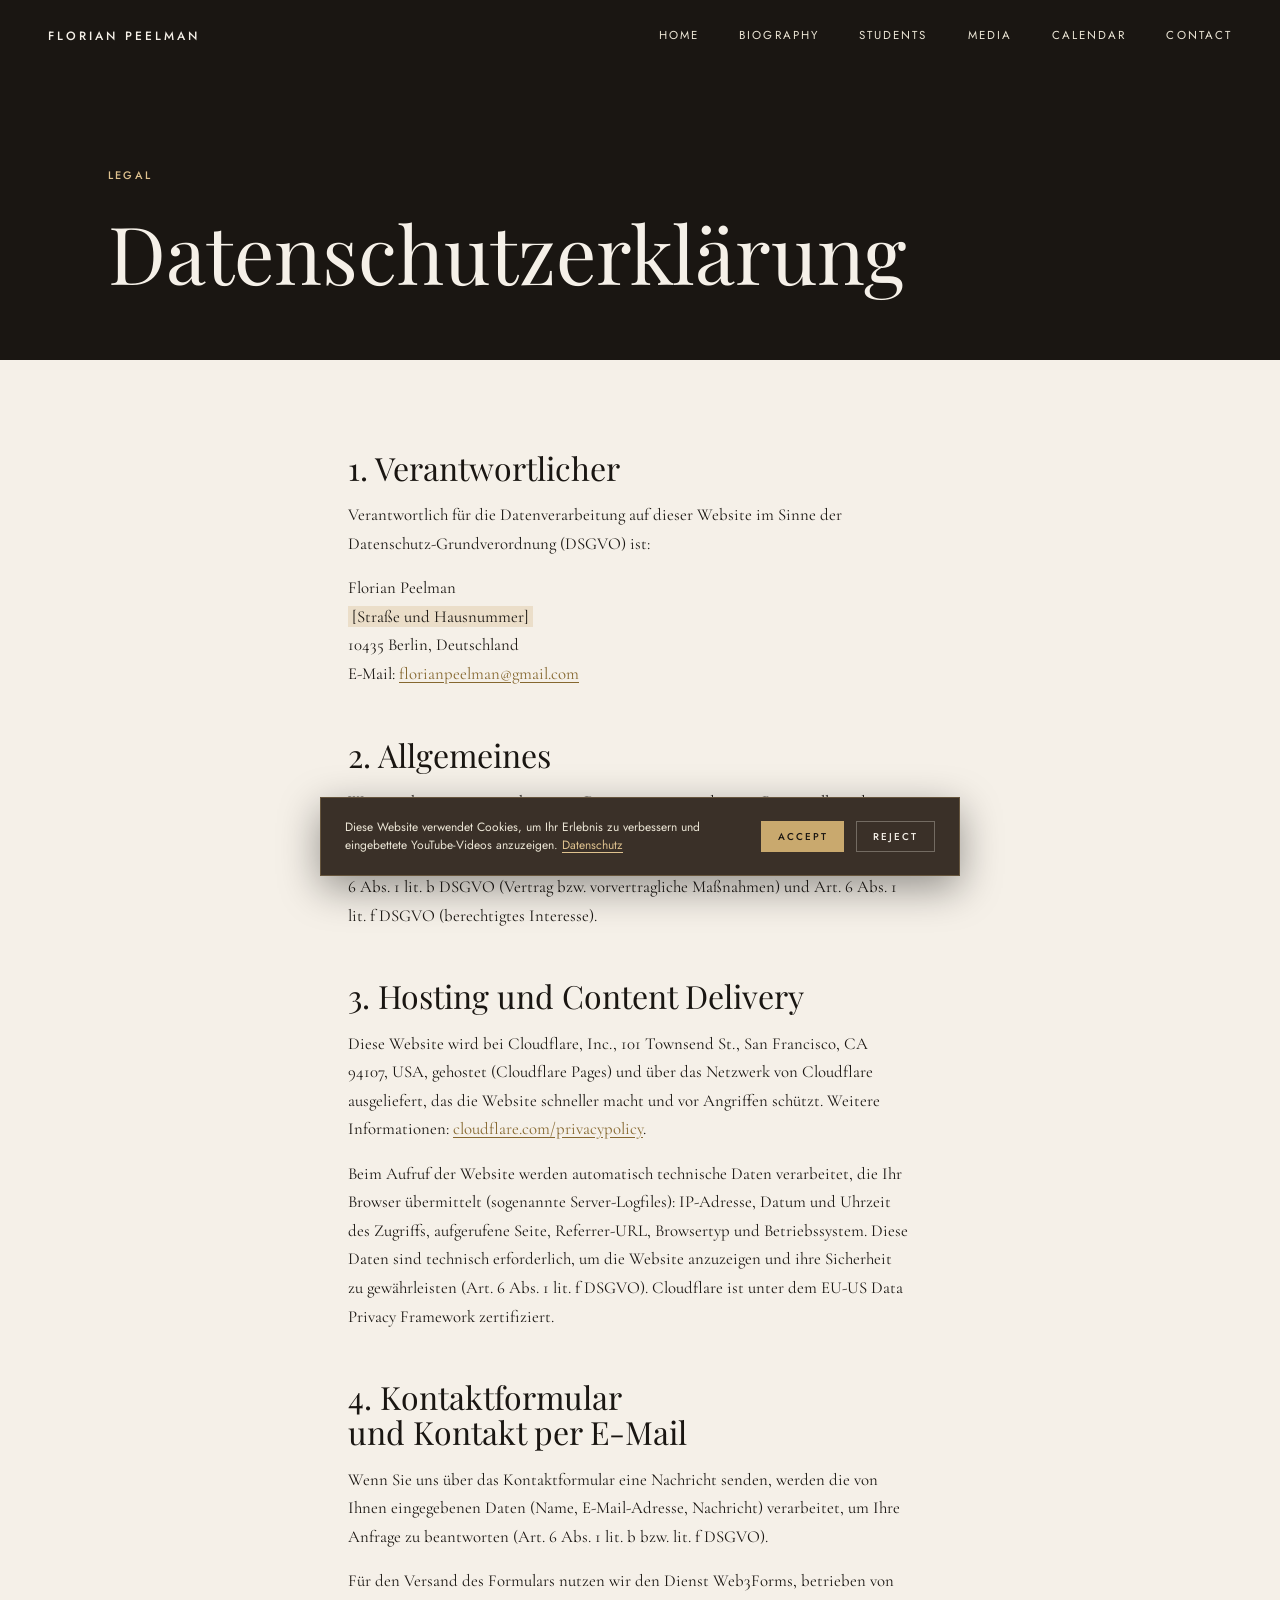
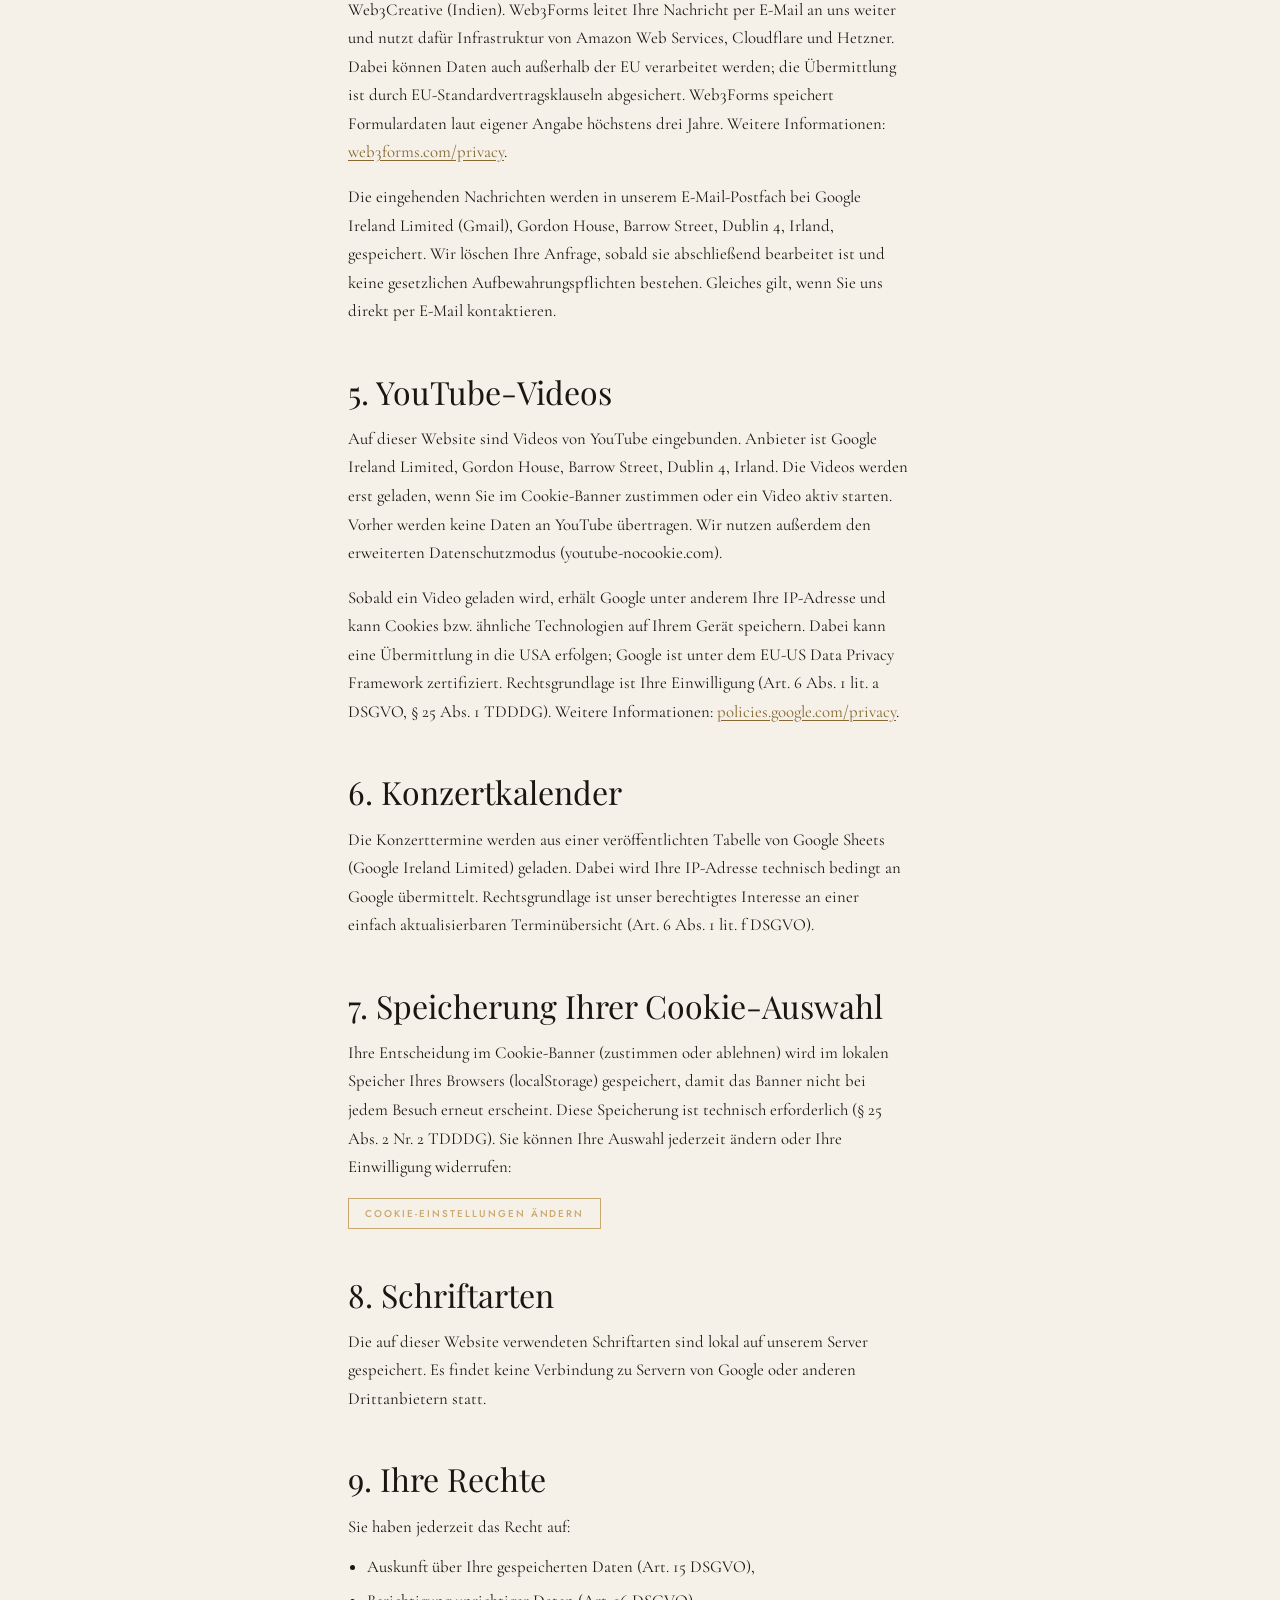
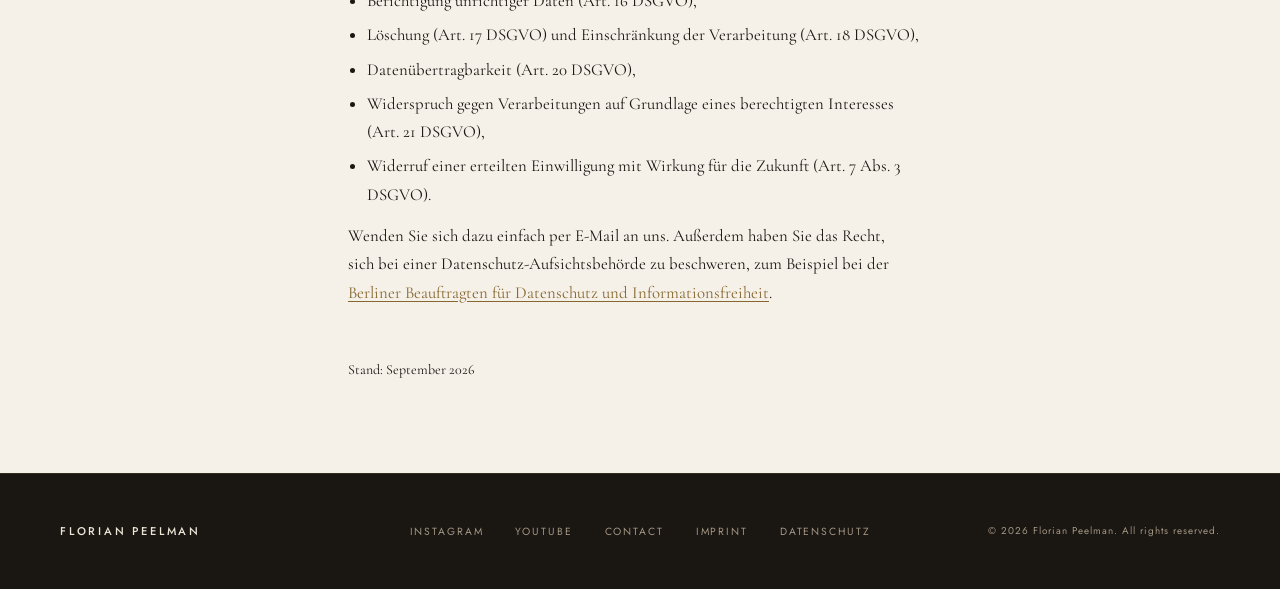
<file: Datenschutz.html>
<!DOCTYPE html>
<html lang="de">
<head>
  <meta charset="UTF-8" />
  <meta name="viewport" content="width=device-width, initial-scale=1.0" />
  <title>Datenschutzerklärung — Florian Peelman</title>
  <meta name="description" content="Datenschutzerklärung der Website von Florian Peelman." />
  <link rel="canonical" href="https://www.florianpeelman.com/datenschutz.html" />
  <script>document.documentElement.classList.add('js');</script>
  <link rel="icon" href="data:image/svg+xml,<svg xmlns='http://www.w3.org/2000/svg' viewBox='0 0 64 64'>  <rect width='64' height='64' rx='12' fill='%231a1612'/>  <text x='32' y='43' text-anchor='middle' font-family='Georgia, 'Times New Roman', serif' font-style='italic' font-size='30' fill='%23c9a96e'>FP</text></svg>" type="image/svg+xml" />
  <meta name="theme-color" content="#1a1612" />
  <link rel="stylesheet" href="style.css" />
</head>
<body>

  <!-- HEADER -->
  <header class="header" id="header">
    <a class="logo" href="index.html">FLORIAN PEELMAN</a>
    <button class="menu-toggle" id="menuBtn" aria-label="Toggle navigation" aria-expanded="false">
      <span></span>
      <span></span>
      <span></span>
    </button>
    <nav class="nav" id="nav">
      <a href="index.html">Home</a>
      <a href="bio.html">Biography</a>
      <a href="students.html">Students</a>
      <a href="media.html">Media</a>
      <a href="events.html">Calendar</a>
      <a href="index.html#contact">Contact</a>
    </nav>
  </header>

  <!-- PAGE TITLE -->
  <section class="page-hero">
    <div class="container">
      <span class="label">Legal</span>
      <h1>Datenschutz&shy;erklärung</h1>
    </div>
  </section>

  <section class="legal">
    <div class="container container--narrow">
      <h2>1. Verantwortlicher</h2>
      <p>Verantwortlich für die Datenverarbeitung auf dieser Website im Sinne der Datenschutz-Grundverordnung (DSGVO) ist:</p>
      <p>
        Florian Peelman<br />
        <span class="placeholder">[Straße und Hausnummer]</span><br />
        10435 Berlin, Deutschland<br />
        E-Mail: <a href="mailto:florianpeelman@gmail.com">florianpeelman@gmail.com</a>
      </p>

      <h2>2. Allgemeines</h2>
      <p>Wir verarbeiten personenbezogene Daten nur, soweit dies zur Bereitstellung dieser Website, ihrer Inhalte und zur Beantwortung von Anfragen erforderlich ist. Rechtsgrundlagen sind insbesondere Art. 6 Abs. 1 lit. a DSGVO (Einwilligung), Art. 6 Abs. 1 lit. b DSGVO (Vertrag bzw. vorvertragliche Maßnahmen) und Art. 6 Abs. 1 lit. f DSGVO (berechtigtes Interesse).</p>

      <h2>3. Hosting und Content Delivery</h2>
      <p>Diese Website wird bei Cloudflare, Inc., 101 Townsend St., San Francisco, CA 94107, USA, gehostet (Cloudflare Pages) und über das Netzwerk von Cloudflare ausgeliefert, das die Website schneller macht und vor Angriffen schützt. Weitere Informationen: <a href="https://www.cloudflare.com/privacypolicy/" target="_blank" rel="noopener noreferrer">cloudflare.com/privacypolicy</a>.</p>
      <p>Beim Aufruf der Website werden automatisch technische Daten verarbeitet, die Ihr Browser übermittelt (sogenannte Server-Logfiles): IP-Adresse, Datum und Uhrzeit des Zugriffs, aufgerufene Seite, Referrer-URL, Browsertyp und Betriebssystem. Diese Daten sind technisch erforderlich, um die Website anzuzeigen und ihre Sicherheit zu gewährleisten (Art. 6 Abs. 1 lit. f DSGVO). Cloudflare ist unter dem EU-US Data Privacy Framework zertifiziert.</p>

      <h2>4. Kontaktformular und Kontakt per E-Mail</h2>
      <p>Wenn Sie uns über das Kontaktformular eine Nachricht senden, werden die von Ihnen eingegebenen Daten (Name, E-Mail-Adresse, Nachricht) verarbeitet, um Ihre Anfrage zu beantworten (Art. 6 Abs. 1 lit. b bzw. lit. f DSGVO).</p>
      <p>Für den Versand des Formulars nutzen wir den Dienst Web3Forms, betrieben von Web3Creative (Indien). Web3Forms leitet Ihre Nachricht per E-Mail an uns weiter und nutzt dafür Infrastruktur von Amazon Web Services, Cloudflare und Hetzner. Dabei können Daten auch außerhalb der EU verarbeitet werden; die Übermittlung ist durch EU-Standardvertragsklauseln abgesichert. Web3Forms speichert Formulardaten laut eigener Angabe höchstens drei Jahre. Weitere Informationen: <a href="https://web3forms.com/privacy" target="_blank" rel="noopener noreferrer">web3forms.com/privacy</a>.</p>
      <p>Die eingehenden Nachrichten werden in unserem E-Mail-Postfach bei Google Ireland Limited (Gmail), Gordon House, Barrow Street, Dublin 4, Irland, gespeichert. Wir löschen Ihre Anfrage, sobald sie abschließend bearbeitet ist und keine gesetzlichen Aufbewahrungspflichten bestehen. Gleiches gilt, wenn Sie uns direkt per E-Mail kontaktieren.</p>

      <h2>5. YouTube-Videos</h2>
      <p>Auf dieser Website sind Videos von YouTube eingebunden. Anbieter ist Google Ireland Limited, Gordon House, Barrow Street, Dublin 4, Irland. Die Videos werden erst geladen, wenn Sie im Cookie-Banner zustimmen oder ein Video aktiv starten. Vorher werden keine Daten an YouTube übertragen. Wir nutzen außerdem den erweiterten Datenschutzmodus (youtube-nocookie.com).</p>
      <p>Sobald ein Video geladen wird, erhält Google unter anderem Ihre IP-Adresse und kann Cookies bzw. ähnliche Technologien auf Ihrem Gerät speichern. Dabei kann eine Übermittlung in die USA erfolgen; Google ist unter dem EU-US Data Privacy Framework zertifiziert. Rechtsgrundlage ist Ihre Einwilligung (Art. 6 Abs. 1 lit. a DSGVO, § 25 Abs. 1 TDDDG). Weitere Informationen: <a href="https://policies.google.com/privacy" target="_blank" rel="noopener noreferrer">policies.google.com/privacy</a>.</p>

      <h2>6. Konzertkalender</h2>
      <p>Die Konzerttermine werden aus einer veröffentlichten Tabelle von Google Sheets (Google Ireland Limited) geladen. Dabei wird Ihre IP-Adresse technisch bedingt an Google übermittelt. Rechtsgrundlage ist unser berechtigtes Interesse an einer einfach aktualisierbaren Terminübersicht (Art. 6 Abs. 1 lit. f DSGVO).</p>

      <h2>7. Speicherung Ihrer Cookie-Auswahl</h2>
      <p>Ihre Entscheidung im Cookie-Banner (zustimmen oder ablehnen) wird im lokalen Speicher Ihres Browsers (localStorage) gespeichert, damit das Banner nicht bei jedem Besuch erneut erscheint. Diese Speicherung ist technisch erforderlich (§ 25 Abs. 2 Nr. 2 TDDDG). Sie können Ihre Auswahl jederzeit ändern oder Ihre Einwilligung widerrufen:</p>
      <p><button class="btn btn--outline btn--sm" type="button" data-cookie-reset>Cookie-Einstellungen ändern</button></p>

      <h2>8. Schriftarten</h2>
      <p>Die auf dieser Website verwendeten Schriftarten sind lokal auf unserem Server gespeichert. Es findet keine Verbindung zu Servern von Google oder anderen Drittanbietern statt.</p>

      <h2>9. Ihre Rechte</h2>
      <p>Sie haben jederzeit das Recht auf:</p>
      <ul>
        <li>Auskunft über Ihre gespeicherten Daten (Art. 15 DSGVO),</li>
        <li>Berichtigung unrichtiger Daten (Art. 16 DSGVO),</li>
        <li>Löschung (Art. 17 DSGVO) und Einschränkung der Verarbeitung (Art. 18 DSGVO),</li>
        <li>Datenübertragbarkeit (Art. 20 DSGVO),</li>
        <li>Widerspruch gegen Verarbeitungen auf Grundlage eines berechtigten Interesses (Art. 21 DSGVO),</li>
        <li>Widerruf einer erteilten Einwilligung mit Wirkung für die Zukunft (Art. 7 Abs. 3 DSGVO).</li>
      </ul>
      <p>Wenden Sie sich dazu einfach per E-Mail an uns. Außerdem haben Sie das Recht, sich bei einer Datenschutz-Aufsichtsbehörde zu beschweren, zum Beispiel bei der <a href="https://www.datenschutz-berlin.de/" target="_blank" rel="noopener noreferrer">Berliner Beauftragten für Datenschutz und Informationsfreiheit</a>.</p>

      <p style="margin-top:3rem;"><small>Stand: September 2026</small></p>
    </div>
  </section>

  <!-- FOOTER -->
  <footer class="footer">
    <div class="footer-inner">
      <div class="footer-brand">FLORIAN PEELMAN</div>
      <nav class="footer-nav">
        <a href="https://www.instagram.com/find_the_flo/" target="_blank" rel="noopener noreferrer">Instagram</a>
        <a href="https://www.youtube.com/@florianpeelman" target="_blank" rel="noopener noreferrer">YouTube</a>
        <a href="index.html#contact">Contact</a>
        <a href="imprint.html">Imprint</a>
        <a href="datenschutz.html">Datenschutz</a>
      </nav>
      <small class="footer-copy">&copy; <span id="year"></span> Florian Peelman. All rights reserved.</small>
    </div>
  </footer>

  <!-- COOKIE BANNER -->
  <div class="cookie-banner" id="cookieBanner" role="dialog" aria-label="Cookie consent" style="display:none;">
    <p>Diese Website verwendet Cookies, um Ihr Erlebnis zu verbessern und eingebettete YouTube-Videos anzuzeigen. <a href="datenschutz.html">Datenschutz</a></p>
    <div class="cookie-actions">
      <button class="btn btn--primary btn--sm" onclick="acceptCookies()">Accept</button>
      <button class="btn btn--ghost btn--sm" onclick="rejectCookies()">Reject</button>
    </div>
  </div>

  <script>
/* ============================================================
   FLORIAN PEELMAN — shared script for subpages
   (header, mobile menu, cookie banner, consent-based videos)
   ============================================================ */
(function () {
  // Year in footer
  var year = document.getElementById('year');
  if (year) year.textContent = new Date().getFullYear();

  // Header background on scroll
  var header = document.getElementById('header');
  function onScroll() {
    if (header) header.classList.toggle('scrolled', window.scrollY > 40);
  }
  window.addEventListener('scroll', onScroll);
  onScroll();

  // Mobile menu
  var nav = document.getElementById('nav');
  var btn = document.getElementById('menuBtn');
  function closeMenu() {
    if (!nav || !btn) return;
    nav.classList.remove('is-open');
    btn.setAttribute('aria-expanded', 'false');
    document.body.classList.remove('menu-open');
  }
  if (nav && btn) {
    btn.addEventListener('click', function () {
      var open = nav.classList.toggle('is-open');
      btn.setAttribute('aria-expanded', open);
      document.body.classList.toggle('menu-open', open);
    });
    nav.querySelectorAll('a').forEach(function (a) { a.addEventListener('click', closeMenu); });
    document.addEventListener('click', function (e) {
      if (!nav.contains(e.target) && !btn.contains(e.target)) closeMenu();
    });
    document.addEventListener('keydown', function (e) { if (e.key === 'Escape') closeMenu(); });
  }

  // Consent storage (never breaks the page if storage is blocked)
  function getConsent() {
    try { return localStorage.getItem('cookies'); } catch (e) { return null; }
  }
  function setConsent(value) {
    try { localStorage.setItem('cookies', value); } catch (e) {}
  }

  // Videos: loaded only after consent or a click on "Play video"
  function loadVideo(wrapper, autoplay) {
    var src = wrapper.getAttribute('data-video-src');
    if (!src) return;
    var iframe = document.createElement('iframe');
    iframe.src = src + (autoplay ? '?autoplay=1' : '');
    iframe.title = wrapper.getAttribute('data-video-title') || 'Video';
    iframe.allow = 'accelerometer; autoplay; clipboard-write; encrypted-media; gyroscope; picture-in-picture';
    iframe.allowFullscreen = true;
    wrapper.innerHTML = '';
    wrapper.appendChild(iframe);
    wrapper.removeAttribute('data-video-src');
  }
  function loadAllVideos() {
    document.querySelectorAll('[data-video-src]').forEach(function (w) { loadVideo(w, false); });
  }
  document.querySelectorAll('[data-video-src] .video-consent').forEach(function (b) {
    b.addEventListener('click', function () { loadVideo(b.parentElement, true); });
  });

  // Cookie banner
  var banner = document.getElementById('cookieBanner');
  window.acceptCookies = function () {
    setConsent('accepted');
    if (banner) banner.style.display = 'none';
    loadAllVideos();
  };
  window.rejectCookies = function () {
    setConsent('rejected');
    if (banner) banner.style.display = 'none';
  };

  // "Change cookie settings" links/buttons (e.g. on the privacy page)
  document.querySelectorAll('[data-cookie-reset]').forEach(function (el) {
    el.addEventListener('click', function (e) {
      e.preventDefault();
      try { localStorage.removeItem('cookies'); } catch (err) {}
      window.location.reload();
    });
  });

  var consent = getConsent();
  if (consent === 'accepted') loadAllVideos();
  else if (!consent && banner) banner.style.display = 'flex';

  // Reveal sections on scroll
  var els = document.querySelectorAll('.section, .quote');
  if ('IntersectionObserver' in window) {
    var io = new IntersectionObserver(function (entries) {
      entries.forEach(function (entry) {
        if (entry.isIntersecting) {
          entry.target.classList.add('is-visible');
          io.unobserve(entry.target);
        }
      });
    }, { threshold: 0.1 });
    els.forEach(function (el) { io.observe(el); });
  } else {
    els.forEach(function (el) { el.classList.add('is-visible'); });
  }
})();
  </script>
</body>
</html>
</file>
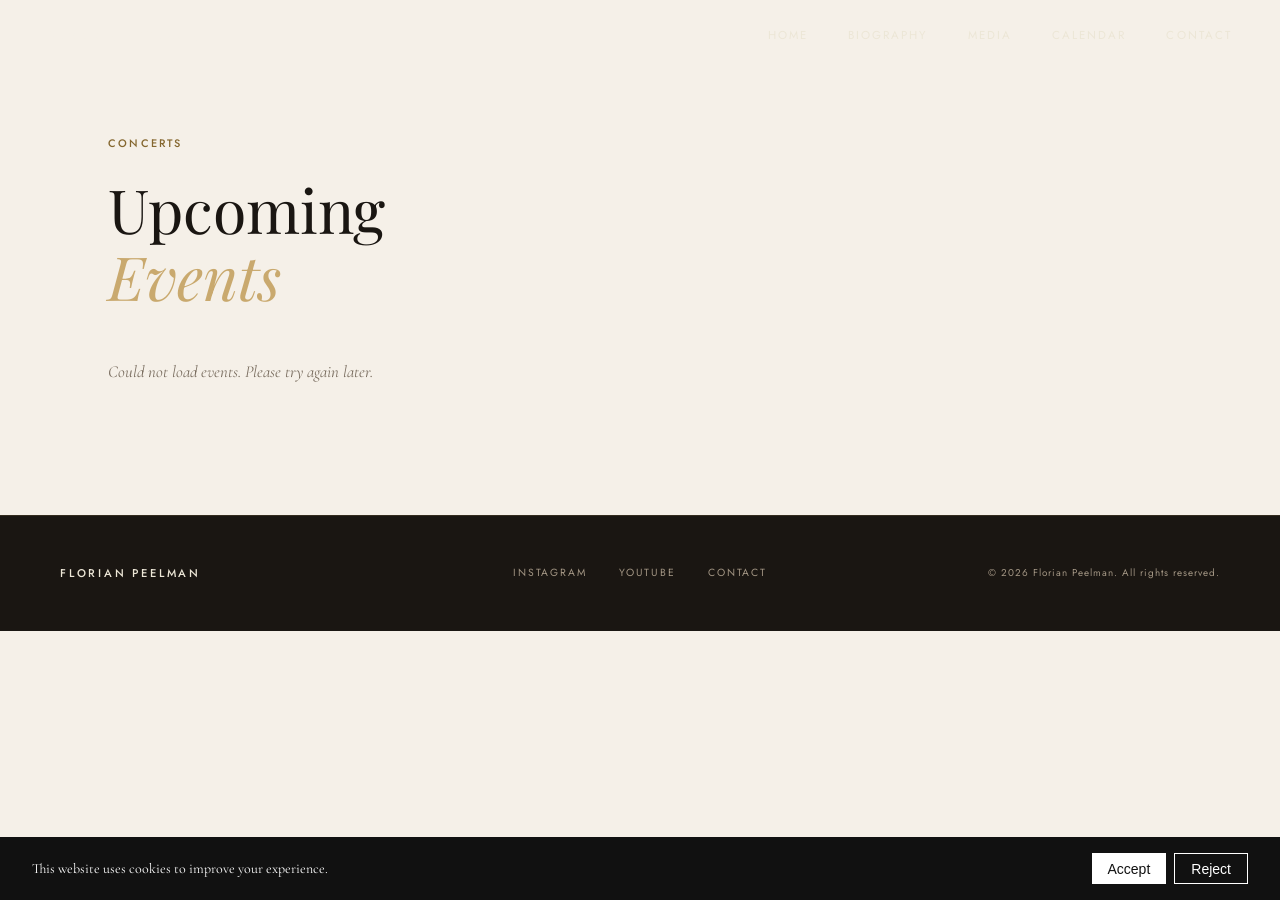
<file: events.html>
<!DOCTYPE html>
<html lang="en">
<head>
  <meta charset="UTF-8" />
  <meta name="viewport" content="width=device-width, initial-scale=1.0" />
  <meta name="description" content="Florian Peelman — Renowned violist performing across Europe and internationally." />
  <title>Florian Peelman — Events</title>
  <link rel="preconnect" href="https://fonts.googleapis.com" />
  <link rel="preconnect" href="https://fonts.gstatic.com" crossorigin />
  <link href="https://fonts.googleapis.com/css2?family=Playfair+Display:ital,wght@0,400;0,500;1,400;1,500&family=Cormorant+Garamond:ital,wght@0,300;0,400;1,300;1,400&family=Jost:wght@300;400;500&display=swap" rel="stylesheet" />
  <link rel="stylesheet" href="style.css" />
</head>
<body>

  <!-- HEADER -->
  <header class="header" id="header">
    <a class="logo" href="index.html">FLORIAN PEELMAN</a>
    <button class="menu-toggle" id="menuBtn" aria-label="Toggle navigation" aria-expanded="false">
      <span></span>
      <span></span>
      <span></span>
    </button>
    <nav class="nav" id="nav">
      <a href="index.html">Home</a>
      <a href="bio.html">Biography</a>
      <a href="media.html">Media</a>
      <a href="events.html">Calendar</a>
      <a href="index.html#contact">Contact</a>
    </nav>
  </header>

  <!-- CALENDAR -->
  <section class="section" id="calendar">
    <div class="container">
      <span class="label">Concerts</span>
      <h2>Upcoming<br /><em>Events</em></h2>
      <div class="events-list">
        <p class="events-loading">Loading events…</p>
      </div>
    </div>
  </section>

  <!-- COOKIE BANNER -->
  <div id="cookieBanner" style="display:none; position:fixed; bottom:0; left:0; right:0; background:#111; color:#fff; padding:1rem 2rem; z-index:9999; align-items:center; justify-content:space-between; gap:1rem; flex-wrap:wrap;">
    <p style="margin:0; font-size:.875rem;">This website uses cookies to improve your experience.</p>
    <div style="display:flex; gap:.5rem;">
      <button onclick="acceptCookies()" style="padding:.4rem 1rem; background:#fff; color:#111; border:none; cursor:pointer; font-size:.875rem;">Accept</button>
      <button onclick="rejectCookies()" style="padding:.4rem 1rem; background:transparent; color:#fff; border:1px solid #fff; cursor:pointer; font-size:.875rem;">Reject</button>
    </div>
  </div>

  <!-- FOOTER -->
  <footer class="footer">
    <div class="footer-inner">
      <div class="footer-brand">FLORIAN PEELMAN</div>
      <nav class="footer-nav">
        <a href="https://instagram.com" target="_blank" rel="noopener noreferrer">Instagram</a>
        <a href="https://youtube.com" target="_blank" rel="noopener noreferrer">YouTube</a>
        <a href="index.html#contact">Contact</a>
      </nav>
      <small class="footer-copy">&copy; <span id="year"></span> Florian Peelman. All rights reserved.</small>
    </div>
  </footer>

  <!-- MAIN SCRIPT -->
  <script>
    // Year
    document.getElementById('year').textContent = new Date().getFullYear();

    // Header scroll effect
    const header = document.getElementById('header');
    window.addEventListener('scroll', function () {
      header.classList.toggle('scrolled', window.scrollY > 40);
    });

    // Mobile menu
    const nav = document.getElementById('nav');
    const btn = document.getElementById('menuBtn');

    btn.addEventListener('click', function () {
      const open = nav.classList.toggle('is-open');
      btn.setAttribute('aria-expanded', open);
      document.body.classList.toggle('menu-open', open);
      if (open) window.scrollTo({ top: 0, behavior: 'smooth' });
    });

    document.querySelectorAll('#nav a').forEach(function (link) {
      link.addEventListener('click', function () {
        nav.classList.remove('is-open');
        btn.setAttribute('aria-expanded', 'false');
        document.body.classList.remove('menu-open');
      });
    });

    document.addEventListener('click', function (e) {
      if (!nav.contains(e.target) && !btn.contains(e.target)) {
        nav.classList.remove('is-open');
        btn.setAttribute('aria-expanded', 'false');
        document.body.classList.remove('menu-open');
      }
    });

    // Cookie banner
    function acceptCookies() {
      localStorage.setItem('cookies', 'accepted');
      document.getElementById('cookieBanner').style.display = 'none';
    }
    function rejectCookies() {
      localStorage.setItem('cookies', 'rejected');
      document.getElementById('cookieBanner').style.display = 'none';
    }
    if (!localStorage.getItem('cookies')) {
      document.getElementById('cookieBanner').style.display = 'flex';
    }

    // Scroll reveal
    const revealEls = document.querySelectorAll('.section, .event-card, .quote');
    const io = new IntersectionObserver(function (entries) {
      entries.forEach(function (entry) {
        if (entry.isIntersecting) {
          entry.target.classList.add('is-visible');
          io.unobserve(entry.target);
        }
      });
    }, { threshold: 0.1 });
    revealEls.forEach(function (el) { io.observe(el); });
  </script>

  <!-- GOOGLE SHEETS CALENDAR SCRIPT -->
  <script>
    const URL_SHEET = 'https://docs.google.com/spreadsheets/d/e/2PACX-1vQayu9W_U8GOJuAbtoTwruRXO5xbMjfgx_5aFiV0k7H9_P5xKBBwj-OU0Xjw1FIQQ4lIJRUbMza6Z9R/pub?gid=0&single=true&output=csv';

    function formatDate(dateStr) {
      if (!dateStr) return '';
      const date = new Date(dateStr + 'T00:00:00');
      if (isNaN(date)) return dateStr;
      return date.toLocaleDateString('en-GB', {
        day: 'numeric', month: 'long', year: 'numeric'
      });
    }

    function parseCSV(text) {
      const rows = [];
      const lines = text.trim().split('\n');

      function parseLine(line) {
        const cols = [];
        let current = '';
        let inQuotes = false;
        for (let i = 0; i < line.length; i++) {
          const c = line[i];
          if (c === '"') {
            inQuotes = !inQuotes;
          } else if (c === ',' && !inQuotes) {
            cols.push(current.trim());
            current = '';
          } else {
            current += c;
          }
        }
        cols.push(current.trim());
        return cols;
      }

      const headers = parseLine(lines[0]);
      for (let i = 1; i < lines.length; i++) {
        if (!lines[i].trim()) continue;
        const values = parseLine(lines[i]);
        const obj = {};
        headers.forEach((header, j) => {
          obj[header.trim()] = values[j] || '';
        });
        rows.push(obj);
      }
      return rows;
    }

    const lista = document.querySelector('.events-list');

    fetch(URL_SHEET)
      .then(function (r) {
        if (!r.ok) throw new Error('HTTP error: ' + r.status);
        return r.text();
      })
      .then(function (csv) {
        const events = parseCSV(csv);
        console.log('Column headers found:', Object.keys(events[0] || {}));
        console.log('Events found:', events.length);

        if (!events.length) {
          lista.innerHTML = '<p>No upcoming events.</p>';
          return;
        }

        lista.innerHTML = events.map(function (e) {
          const link = e.Link && e.Link !== '#' && e.Link !== '' ? e.Link : null;
          return `
            <article class="event-card is-visible">
              <div class="event-meta">
                <time class="event-date" datetime="${e.Date || ''}">
                  ${formatDate(e.Date)}
                </time>
                <span class="event-city">${e.City || ''}</span>
              </div>
              <div class="event-body">
                <h3 class="event-venue">${e.Venue || ''}</h3>
                <p class="event-program">${e.Program || ''}</p>
              </div>
              ${link
                ? `<a class="event-link" href="${link}" target="_blank" rel="noopener noreferrer">
                    <span>Details</span>
                    <svg width="16" height="16" viewBox="0 0 16 16" fill="none">
                      <path d="M3 8h10M9 4l4 4-4 4" stroke="currentColor"
                            stroke-width="1.2" stroke-linecap="round" stroke-linejoin="round"/>
                    </svg>
                  </a>`
                : `<span class="event-link event-link--disabled">
                    <span>Details</span>
                    <svg width="16" height="16" viewBox="0 0 16 16" fill="none">
                      <path d="M3 8h10M9 4l4 4-4 4" stroke="currentColor"
                            stroke-width="1.2" stroke-linecap="round" stroke-linejoin="round"/>
                    </svg>
                  </span>`
              }
            </article>
          `;
        }).join('');
      })
      .catch(function (err) {
        console.error('Error loading events:', err);
        lista.innerHTML = '<p>Could not load events. Please try again later.</p>';
      });
  </script>

</body>
</html>
</file>
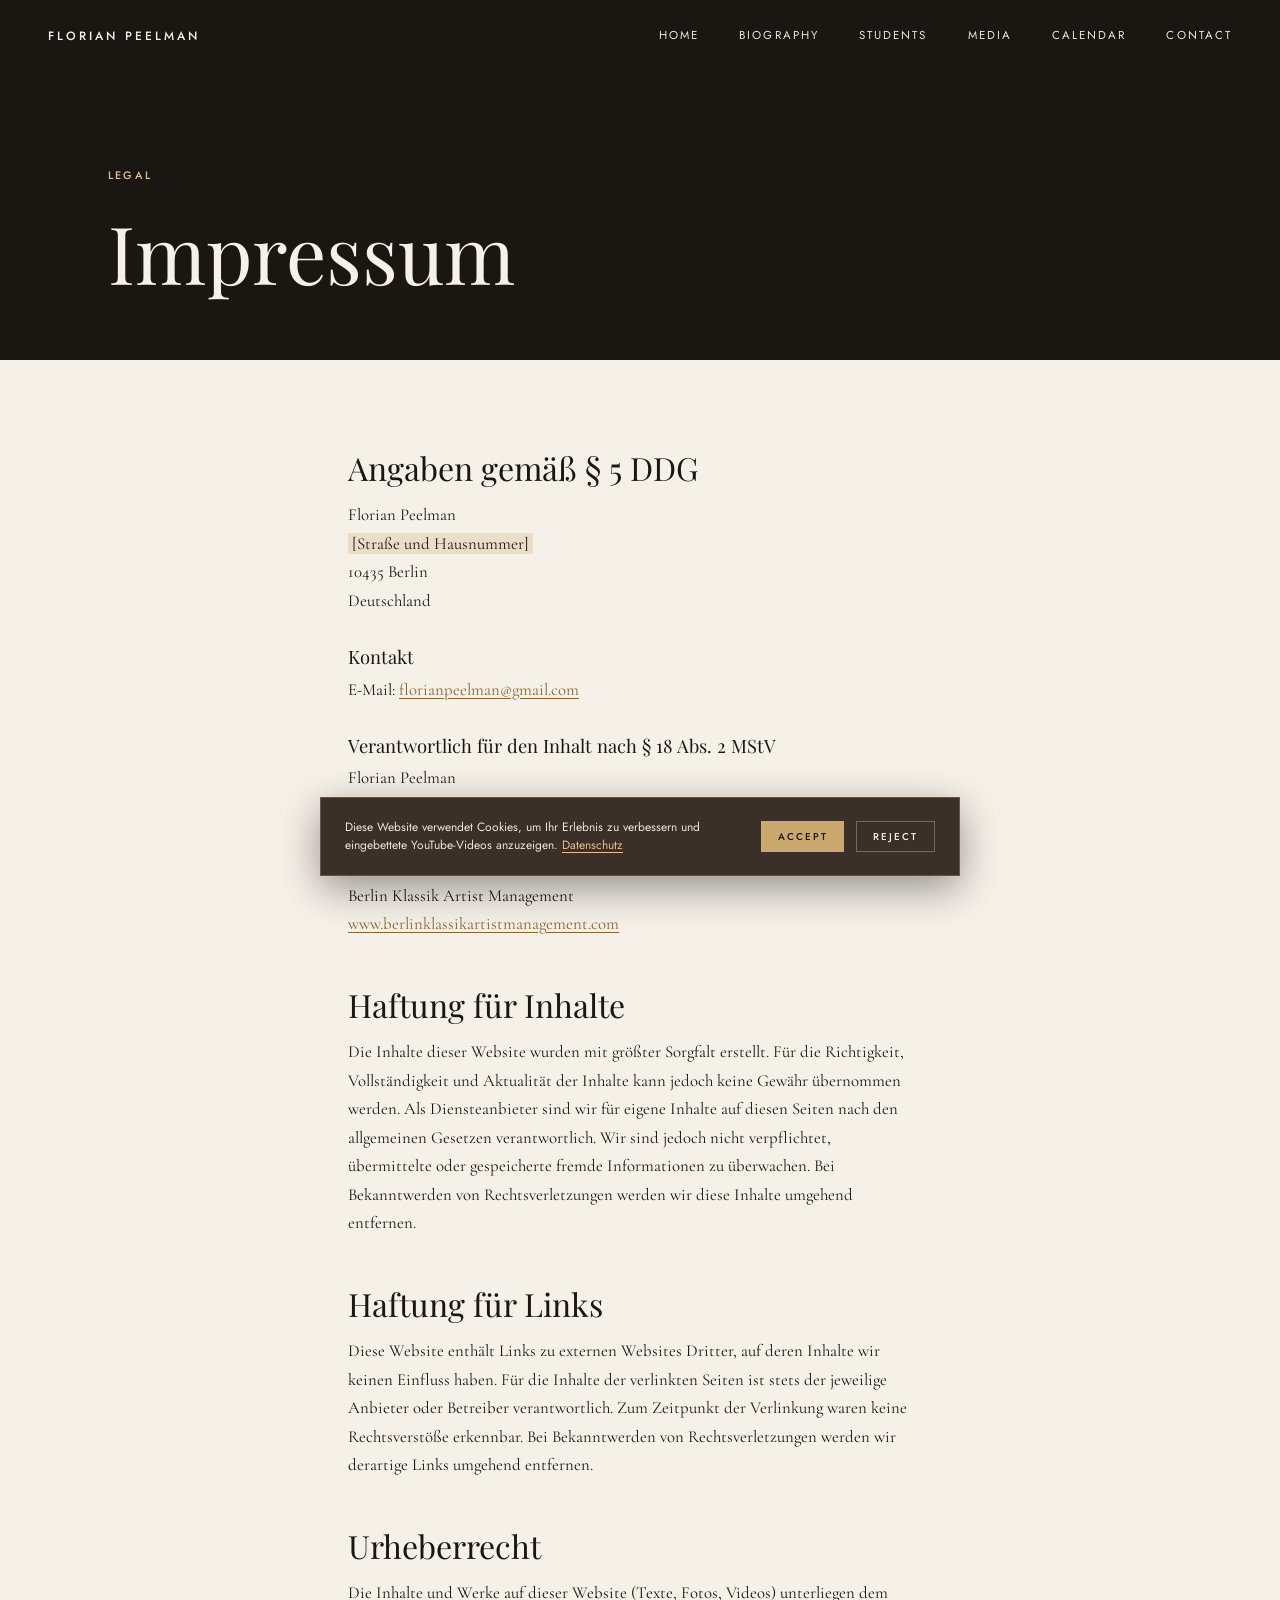
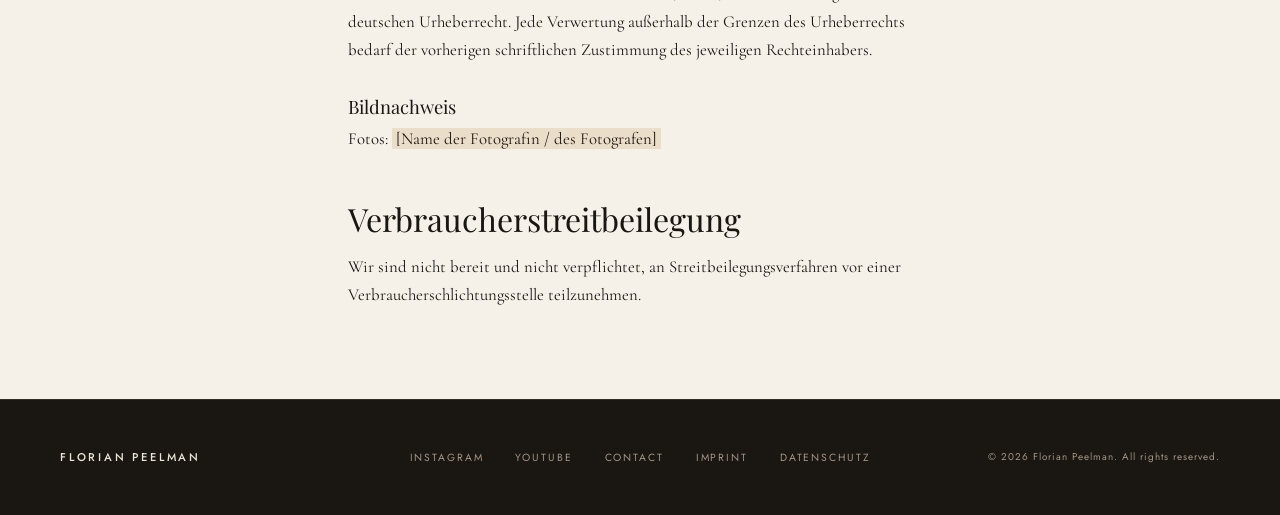
<file: Imprint.html>
<!DOCTYPE html>
<html lang="de">
<head>
  <meta charset="UTF-8" />
  <meta name="viewport" content="width=device-width, initial-scale=1.0" />
  <title>Impressum — Florian Peelman</title>
  <meta name="description" content="Impressum der Website von Florian Peelman." />
  <link rel="canonical" href="https://www.florianpeelman.com/imprint.html" />
  <script>document.documentElement.classList.add('js');</script>
  <link rel="icon" href="data:image/svg+xml,<svg xmlns='http://www.w3.org/2000/svg' viewBox='0 0 64 64'>  <rect width='64' height='64' rx='12' fill='%231a1612'/>  <text x='32' y='43' text-anchor='middle' font-family='Georgia, 'Times New Roman', serif' font-style='italic' font-size='30' fill='%23c9a96e'>FP</text></svg>" type="image/svg+xml" />
  <meta name="theme-color" content="#1a1612" />
  <link rel="stylesheet" href="style.css" />
</head>
<body>

  <!-- HEADER -->
  <header class="header" id="header">
    <a class="logo" href="index.html">FLORIAN PEELMAN</a>
    <button class="menu-toggle" id="menuBtn" aria-label="Toggle navigation" aria-expanded="false">
      <span></span>
      <span></span>
      <span></span>
    </button>
    <nav class="nav" id="nav">
      <a href="index.html">Home</a>
      <a href="bio.html">Biography</a>
      <a href="students.html">Students</a>
      <a href="media.html">Media</a>
      <a href="events.html">Calendar</a>
      <a href="index.html#contact">Contact</a>
    </nav>
  </header>

  <!-- PAGE TITLE -->
  <section class="page-hero">
    <div class="container">
      <span class="label">Legal</span>
      <h1>Impressum</h1>
    </div>
  </section>

  <section class="legal">
    <div class="container container--narrow">
      <h2>Angaben gemäß § 5 DDG</h2>
      <p>
        Florian Peelman<br />
        <span class="placeholder">[Straße und Hausnummer]</span><br />
        10435 Berlin<br />
        Deutschland
      </p>

      <h3>Kontakt</h3>
      <p>
        E-Mail: <a href="mailto:florianpeelman@gmail.com">florianpeelman@gmail.com</a><br />
        <!-- Telefon (optional): +49 ... -->
      </p>

      <!-- Nur falls vorhanden:
      <h3>Umsatzsteuer-ID</h3>
      <p>Umsatzsteuer-Identifikationsnummer gemäß § 27a UStG: DE XXXXXXXXX</p>
      -->

      <h3>Verantwortlich für den Inhalt nach § 18 Abs. 2 MStV</h3>
      <p>
        Florian Peelman<br />
        Anschrift wie oben
      </p>

      <h3>Management</h3>
      <p>
        Berlin Klassik Artist Management<br />
        <a href="https://www.berlinklassikartistmanagement.com/" target="_blank" rel="noopener noreferrer">www.berlinklassikartistmanagement.com</a>
      </p>

      <h2>Haftung für Inhalte</h2>
      <p>Die Inhalte dieser Website wurden mit größter Sorgfalt erstellt. Für die Richtigkeit, Vollständigkeit und Aktualität der Inhalte kann jedoch keine Gewähr übernommen werden. Als Diensteanbieter sind wir für eigene Inhalte auf diesen Seiten nach den allgemeinen Gesetzen verantwortlich. Wir sind jedoch nicht verpflichtet, übermittelte oder gespeicherte fremde Informationen zu überwachen. Bei Bekanntwerden von Rechtsverletzungen werden wir diese Inhalte umgehend entfernen.</p>

      <h2>Haftung für Links</h2>
      <p>Diese Website enthält Links zu externen Websites Dritter, auf deren Inhalte wir keinen Einfluss haben. Für die Inhalte der verlinkten Seiten ist stets der jeweilige Anbieter oder Betreiber verantwortlich. Zum Zeitpunkt der Verlinkung waren keine Rechtsverstöße erkennbar. Bei Bekanntwerden von Rechtsverletzungen werden wir derartige Links umgehend entfernen.</p>

      <h2>Urheberrecht</h2>
      <p>Die Inhalte und Werke auf dieser Website (Texte, Fotos, Videos) unterliegen dem deutschen Urheberrecht. Jede Verwertung außerhalb der Grenzen des Urheberrechts bedarf der vorherigen schriftlichen Zustimmung des jeweiligen Rechteinhabers.</p>

      <h3>Bildnachweis</h3>
      <p>Fotos: <span class="placeholder">[Name der Fotografin / des Fotografen]</span></p>

      <h2>Verbraucherstreitbeilegung</h2>
      <p>Wir sind nicht bereit und nicht verpflichtet, an Streitbeilegungsverfahren vor einer Verbraucherschlichtungsstelle teilzunehmen.</p>
    </div>
  </section>

  <!-- FOOTER -->
  <footer class="footer">
    <div class="footer-inner">
      <div class="footer-brand">FLORIAN PEELMAN</div>
      <nav class="footer-nav">
        <a href="https://www.instagram.com/find_the_flo/" target="_blank" rel="noopener noreferrer">Instagram</a>
        <a href="https://www.youtube.com/@florianpeelman" target="_blank" rel="noopener noreferrer">YouTube</a>
        <a href="index.html#contact">Contact</a>
        <a href="imprint.html">Imprint</a>
        <a href="datenschutz.html">Datenschutz</a>
      </nav>
      <small class="footer-copy">&copy; <span id="year"></span> Florian Peelman. All rights reserved.</small>
    </div>
  </footer>

  <!-- COOKIE BANNER -->
  <div class="cookie-banner" id="cookieBanner" role="dialog" aria-label="Cookie consent" style="display:none;">
    <p>Diese Website verwendet Cookies, um Ihr Erlebnis zu verbessern und eingebettete YouTube-Videos anzuzeigen. <a href="datenschutz.html">Datenschutz</a></p>
    <div class="cookie-actions">
      <button class="btn btn--primary btn--sm" onclick="acceptCookies()">Accept</button>
      <button class="btn btn--ghost btn--sm" onclick="rejectCookies()">Reject</button>
    </div>
  </div>

  <script>
/* ============================================================
   FLORIAN PEELMAN — shared script for subpages
   (header, mobile menu, cookie banner, consent-based videos)
   ============================================================ */
(function () {
  // Year in footer
  var year = document.getElementById('year');
  if (year) year.textContent = new Date().getFullYear();

  // Header background on scroll
  var header = document.getElementById('header');
  function onScroll() {
    if (header) header.classList.toggle('scrolled', window.scrollY > 40);
  }
  window.addEventListener('scroll', onScroll);
  onScroll();

  // Mobile menu
  var nav = document.getElementById('nav');
  var btn = document.getElementById('menuBtn');
  function closeMenu() {
    if (!nav || !btn) return;
    nav.classList.remove('is-open');
    btn.setAttribute('aria-expanded', 'false');
    document.body.classList.remove('menu-open');
  }
  if (nav && btn) {
    btn.addEventListener('click', function () {
      var open = nav.classList.toggle('is-open');
      btn.setAttribute('aria-expanded', open);
      document.body.classList.toggle('menu-open', open);
    });
    nav.querySelectorAll('a').forEach(function (a) { a.addEventListener('click', closeMenu); });
    document.addEventListener('click', function (e) {
      if (!nav.contains(e.target) && !btn.contains(e.target)) closeMenu();
    });
    document.addEventListener('keydown', function (e) { if (e.key === 'Escape') closeMenu(); });
  }

  // Consent storage (never breaks the page if storage is blocked)
  function getConsent() {
    try { return localStorage.getItem('cookies'); } catch (e) { return null; }
  }
  function setConsent(value) {
    try { localStorage.setItem('cookies', value); } catch (e) {}
  }

  // Videos: loaded only after consent or a click on "Play video"
  function loadVideo(wrapper, autoplay) {
    var src = wrapper.getAttribute('data-video-src');
    if (!src) return;
    var iframe = document.createElement('iframe');
    iframe.src = src + (autoplay ? '?autoplay=1' : '');
    iframe.title = wrapper.getAttribute('data-video-title') || 'Video';
    iframe.allow = 'accelerometer; autoplay; clipboard-write; encrypted-media; gyroscope; picture-in-picture';
    iframe.allowFullscreen = true;
    wrapper.innerHTML = '';
    wrapper.appendChild(iframe);
    wrapper.removeAttribute('data-video-src');
  }
  function loadAllVideos() {
    document.querySelectorAll('[data-video-src]').forEach(function (w) { loadVideo(w, false); });
  }
  document.querySelectorAll('[data-video-src] .video-consent').forEach(function (b) {
    b.addEventListener('click', function () { loadVideo(b.parentElement, true); });
  });

  // Cookie banner
  var banner = document.getElementById('cookieBanner');
  window.acceptCookies = function () {
    setConsent('accepted');
    if (banner) banner.style.display = 'none';
    loadAllVideos();
  };
  window.rejectCookies = function () {
    setConsent('rejected');
    if (banner) banner.style.display = 'none';
  };

  // "Change cookie settings" links/buttons (e.g. on the privacy page)
  document.querySelectorAll('[data-cookie-reset]').forEach(function (el) {
    el.addEventListener('click', function (e) {
      e.preventDefault();
      try { localStorage.removeItem('cookies'); } catch (err) {}
      window.location.reload();
    });
  });

  var consent = getConsent();
  if (consent === 'accepted') loadAllVideos();
  else if (!consent && banner) banner.style.display = 'flex';

  // Reveal sections on scroll
  var els = document.querySelectorAll('.section, .quote');
  if ('IntersectionObserver' in window) {
    var io = new IntersectionObserver(function (entries) {
      entries.forEach(function (entry) {
        if (entry.isIntersecting) {
          entry.target.classList.add('is-visible');
          io.unobserve(entry.target);
        }
      });
    }, { threshold: 0.1 });
    els.forEach(function (el) { io.observe(el); });
  } else {
    els.forEach(function (el) { el.classList.add('is-visible'); });
  }
})();
  </script>
</body>
</html>
</file>
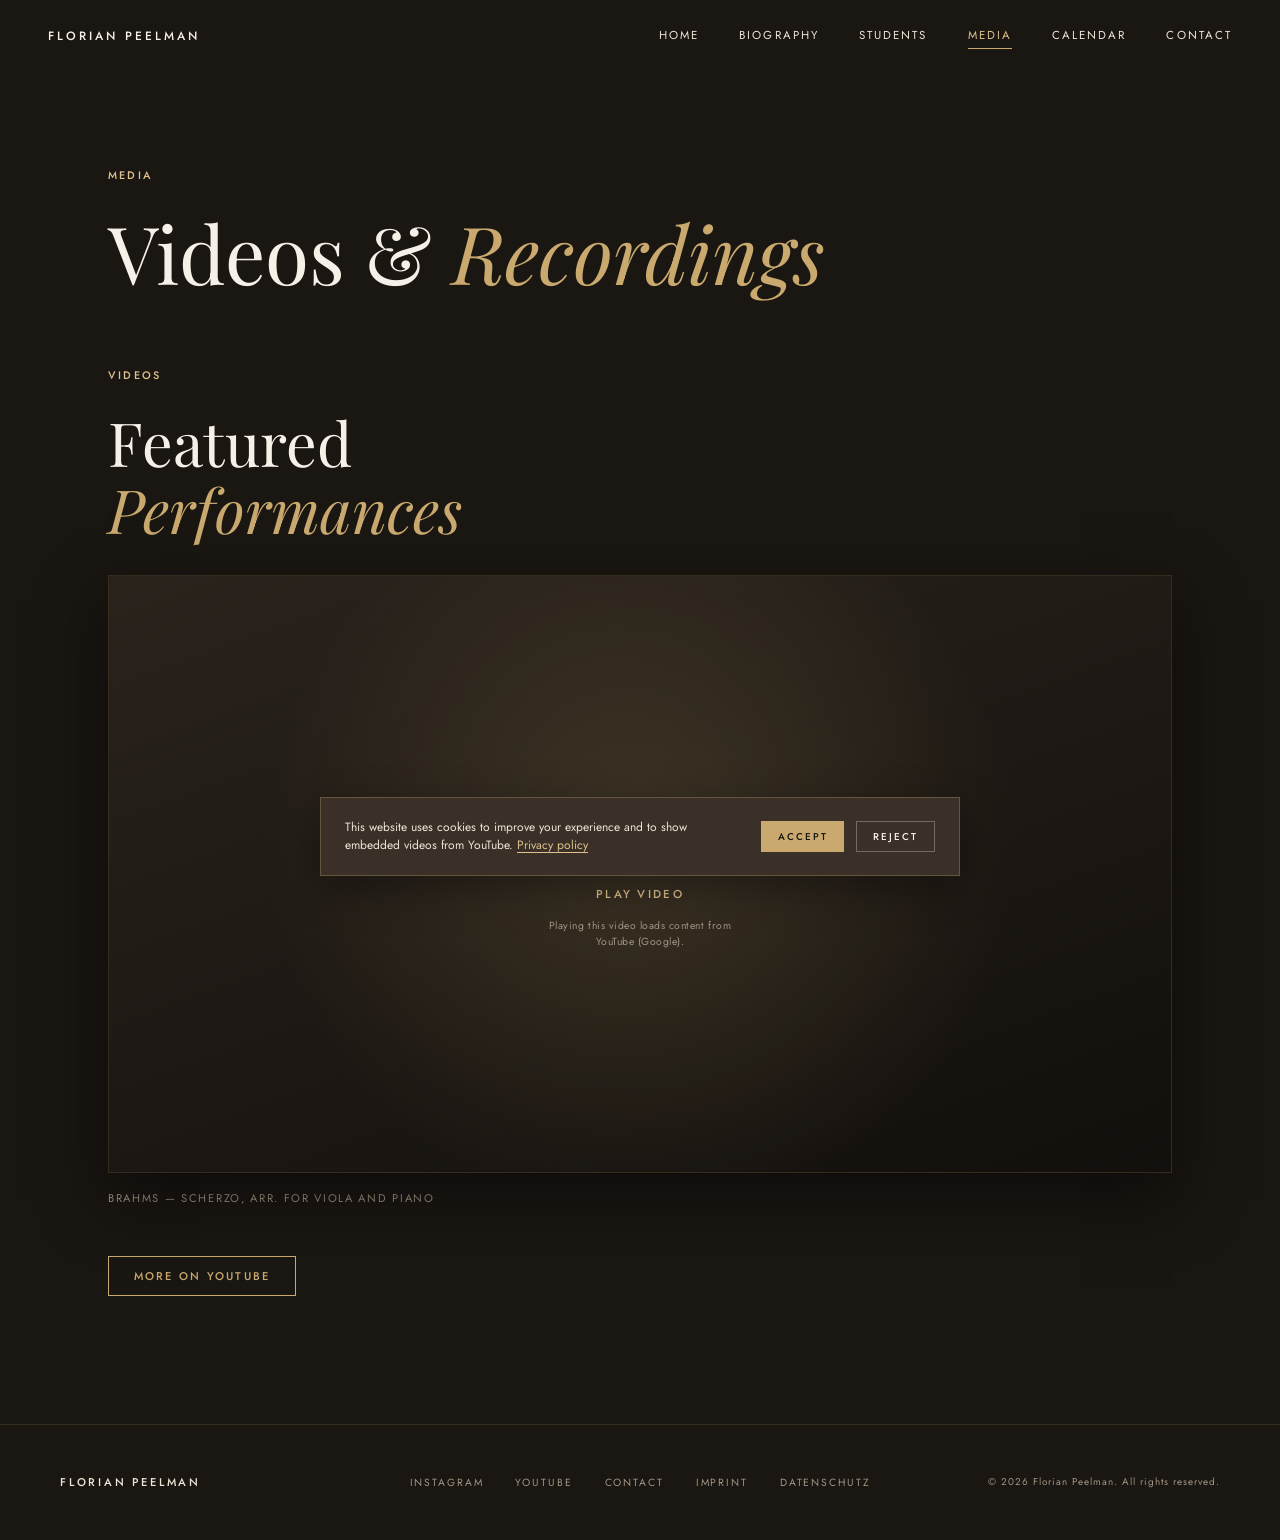
<file: media.html>
<!DOCTYPE html>
<html lang="en">
<head>
  <meta charset="UTF-8" />
  <meta name="viewport" content="width=device-width, initial-scale=1.0" />
  <title>Media — Florian Peelman, Violist</title>
  <meta name="description" content="Videos and recordings of violist Florian Peelman." />
  <link rel="canonical" href="https://www.florianpeelman.com/media.html" />
  <script>document.documentElement.classList.add('js');</script>
  <link rel="icon" href="data:image/svg+xml,<svg xmlns='http://www.w3.org/2000/svg' viewBox='0 0 64 64'>  <rect width='64' height='64' rx='12' fill='%231a1612'/>  <text x='32' y='43' text-anchor='middle' font-family='Georgia, 'Times New Roman', serif' font-style='italic' font-size='30' fill='%23c9a96e'>FP</text></svg>" type="image/svg+xml" />
  <meta name="theme-color" content="#1a1612" />
  <link rel="stylesheet" href="style.css" />
</head>
<body>

  <!-- HEADER -->
  <header class="header" id="header">
    <a class="logo" href="index.html">FLORIAN PEELMAN</a>
    <button class="menu-toggle" id="menuBtn" aria-label="Toggle navigation" aria-expanded="false">
      <span></span>
      <span></span>
      <span></span>
    </button>
    <nav class="nav" id="nav">
      <a href="index.html">Home</a>
      <a href="bio.html">Biography</a>
      <a href="students.html">Students</a>
      <a href="media.html" aria-current="page">Media</a>
      <a href="events.html">Calendar</a>
      <a href="index.html#contact">Contact</a>
    </nav>
  </header>

  <!-- PAGE TITLE -->
  <section class="page-hero">
    <div class="container">
      <span class="label">Media</span>
      <h1>Videos &amp; <em>Recordings</em></h1>
    </div>
  </section>

  <!-- VIDEOS -->
  <section class="section section--dark" id="videos">
    <div class="container">
      <span class="label">Videos</span>
      <h2>Featured<br /><em>Performances</em></h2>

      <div class="video-grid">
        <figure class="media-item">
        <div class="video-wrapper"
             data-video-src="https://www.youtube-nocookie.com/embed/Y04K9-z7pxk"
             data-video-title="Brahms Scherzo arr. for Viola and Piano">
          <button class="video-consent" type="button">
            <span class="video-consent__play" aria-hidden="true"></span>
            <span class="video-consent__text">Play video</span>
            <span class="video-consent__note">Playing this video loads content from YouTube (Google).</span>
          </button>
        </div>
          <figcaption>Brahms — Scherzo, arr. for Viola and Piano</figcaption>
        </figure>

        <!-- TO ADD A VIDEO: copy the <figure> above and change the video ID
             (the part after "watch?v=" in the YouTube link) and the caption. -->
      </div>

      <div style="margin-top: 3rem;">
        <a href="https://www.youtube.com/@florianpeelman" class="btn btn--outline" target="_blank" rel="noopener noreferrer">More on YouTube</a>
      </div>
    </div>
  </section>

  <!-- PHOTOS (uncomment and add images when available)
  <section class="section" id="photos">
    <div class="container">
      <span class="label">Photos</span>
      <h2>Gallery</h2>
      <div class="photo-grid">
        <img src="photos/photo-1.webp" alt="Florian Peelman performing" loading="lazy" />
        <img src="photos/photo-2.webp" alt="Florian Peelman with viola" loading="lazy" />
      </div>
      <p class="photo-credit">Photos: NAME OF PHOTOGRAPHER</p>
    </div>
  </section>
  -->

  <!-- FOOTER -->
  <footer class="footer">
    <div class="footer-inner">
      <div class="footer-brand">FLORIAN PEELMAN</div>
      <nav class="footer-nav">
        <a href="https://www.instagram.com/find_the_flo/" target="_blank" rel="noopener noreferrer">Instagram</a>
        <a href="https://www.youtube.com/@florianpeelman" target="_blank" rel="noopener noreferrer">YouTube</a>
        <a href="index.html#contact">Contact</a>
        <a href="imprint.html">Imprint</a>
        <a href="datenschutz.html">Datenschutz</a>
      </nav>
      <small class="footer-copy">&copy; <span id="year"></span> Florian Peelman. All rights reserved.</small>
    </div>
  </footer>

  <!-- COOKIE BANNER -->
  <div class="cookie-banner" id="cookieBanner" role="dialog" aria-label="Cookie consent" style="display:none;">
    <p>This website uses cookies to improve your experience and to show embedded videos from YouTube. <a href="datenschutz.html">Privacy policy</a></p>
    <div class="cookie-actions">
      <button class="btn btn--primary btn--sm" onclick="acceptCookies()">Accept</button>
      <button class="btn btn--ghost btn--sm" onclick="rejectCookies()">Reject</button>
    </div>
  </div>

  <script>
/* ============================================================
   FLORIAN PEELMAN — shared script for subpages
   (header, mobile menu, cookie banner, consent-based videos)
   ============================================================ */
(function () {
  // Year in footer
  var year = document.getElementById('year');
  if (year) year.textContent = new Date().getFullYear();

  // Header background on scroll
  var header = document.getElementById('header');
  function onScroll() {
    if (header) header.classList.toggle('scrolled', window.scrollY > 40);
  }
  window.addEventListener('scroll', onScroll);
  onScroll();

  // Mobile menu
  var nav = document.getElementById('nav');
  var btn = document.getElementById('menuBtn');
  function closeMenu() {
    if (!nav || !btn) return;
    nav.classList.remove('is-open');
    btn.setAttribute('aria-expanded', 'false');
    document.body.classList.remove('menu-open');
  }
  if (nav && btn) {
    btn.addEventListener('click', function () {
      var open = nav.classList.toggle('is-open');
      btn.setAttribute('aria-expanded', open);
      document.body.classList.toggle('menu-open', open);
    });
    nav.querySelectorAll('a').forEach(function (a) { a.addEventListener('click', closeMenu); });
    document.addEventListener('click', function (e) {
      if (!nav.contains(e.target) && !btn.contains(e.target)) closeMenu();
    });
    document.addEventListener('keydown', function (e) { if (e.key === 'Escape') closeMenu(); });
  }

  // Consent storage (never breaks the page if storage is blocked)
  function getConsent() {
    try { return localStorage.getItem('cookies'); } catch (e) { return null; }
  }
  function setConsent(value) {
    try { localStorage.setItem('cookies', value); } catch (e) {}
  }

  // Videos: loaded only after consent or a click on "Play video"
  function loadVideo(wrapper, autoplay) {
    var src = wrapper.getAttribute('data-video-src');
    if (!src) return;
    var iframe = document.createElement('iframe');
    iframe.src = src + (autoplay ? '?autoplay=1' : '');
    iframe.title = wrapper.getAttribute('data-video-title') || 'Video';
    iframe.allow = 'accelerometer; autoplay; clipboard-write; encrypted-media; gyroscope; picture-in-picture';
    iframe.allowFullscreen = true;
    wrapper.innerHTML = '';
    wrapper.appendChild(iframe);
    wrapper.removeAttribute('data-video-src');
  }
  function loadAllVideos() {
    document.querySelectorAll('[data-video-src]').forEach(function (w) { loadVideo(w, false); });
  }
  document.querySelectorAll('[data-video-src] .video-consent').forEach(function (b) {
    b.addEventListener('click', function () { loadVideo(b.parentElement, true); });
  });

  // Cookie banner
  var banner = document.getElementById('cookieBanner');
  window.acceptCookies = function () {
    setConsent('accepted');
    if (banner) banner.style.display = 'none';
    loadAllVideos();
  };
  window.rejectCookies = function () {
    setConsent('rejected');
    if (banner) banner.style.display = 'none';
  };

  // "Change cookie settings" links/buttons (e.g. on the privacy page)
  document.querySelectorAll('[data-cookie-reset]').forEach(function (el) {
    el.addEventListener('click', function (e) {
      e.preventDefault();
      try { localStorage.removeItem('cookies'); } catch (err) {}
      window.location.reload();
    });
  });

  var consent = getConsent();
  if (consent === 'accepted') loadAllVideos();
  else if (!consent && banner) banner.style.display = 'flex';

  // Reveal sections on scroll
  var els = document.querySelectorAll('.section, .quote');
  if ('IntersectionObserver' in window) {
    var io = new IntersectionObserver(function (entries) {
      entries.forEach(function (entry) {
        if (entry.isIntersecting) {
          entry.target.classList.add('is-visible');
          io.unobserve(entry.target);
        }
      });
    }, { threshold: 0.1 });
    els.forEach(function (el) { io.observe(el); });
  } else {
    els.forEach(function (el) { el.classList.add('is-visible'); });
  }
})();
  </script>
</body>
</html>
</file>
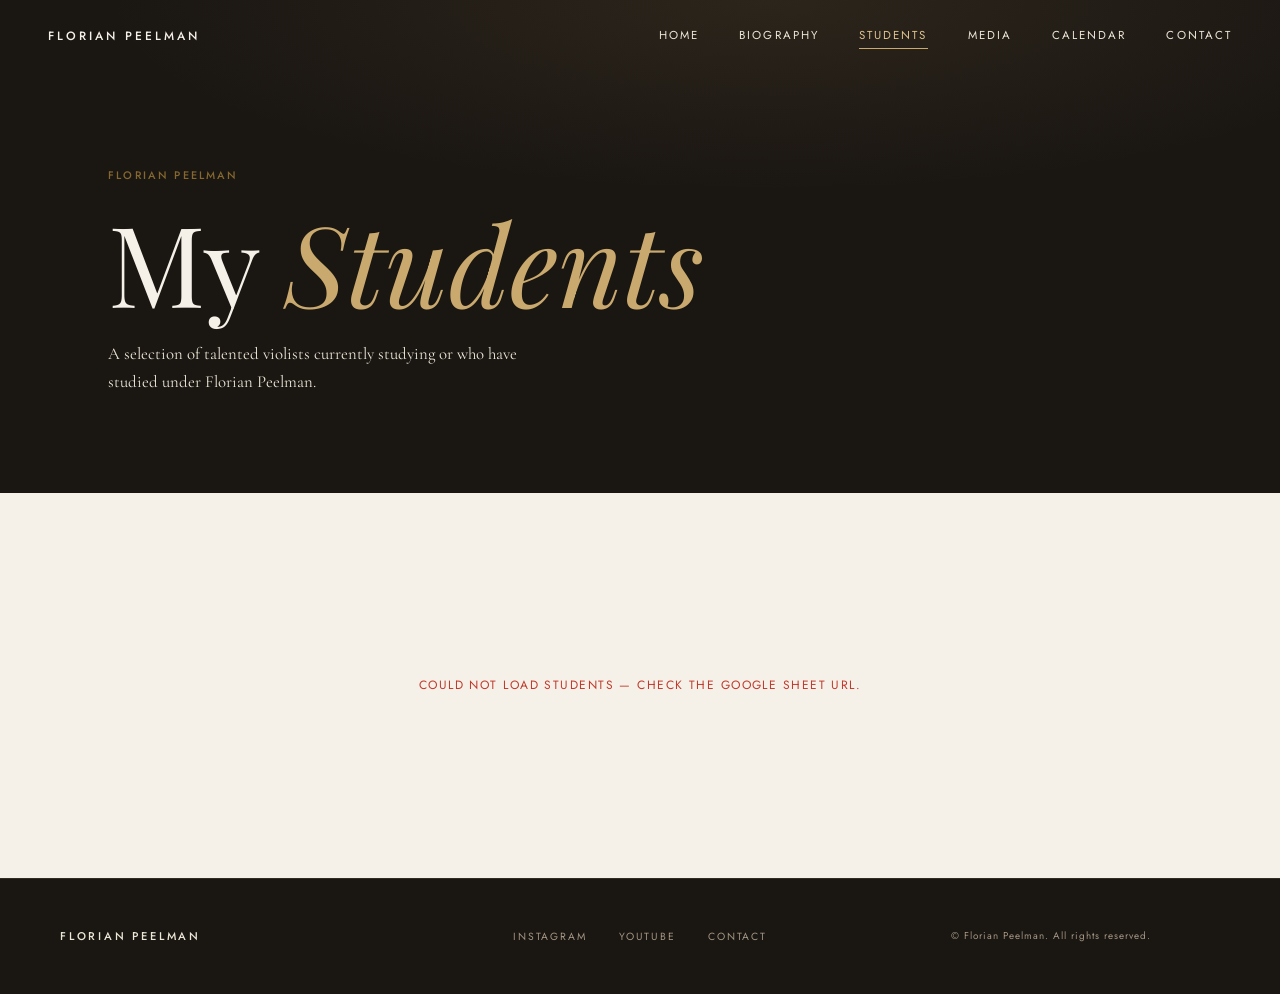
<file: students.html>
<!DOCTYPE html>
<html lang="en">
<head>
  <meta charset="UTF-8" />
  <meta name="viewport" content="width=device-width, initial-scale=1.0" />
  <meta name="description" content="Florian Peelman — Students" />
  <title>Florian Peelman — Students</title>

  <!-- Same fonts as the rest of the site -->
  <link rel="preconnect" href="https://fonts.googleapis.com" />
  <link rel="preconnect" href="https://fonts.gstatic.com" crossorigin />
  <link href="https://fonts.googleapis.com/css2?family=Playfair+Display:ital,wght@0,400;0,500;1,400&family=Cormorant+Garamond:ital,wght@0,300;0,400;1,300;1,400&family=Jost:wght@300;400;500&display=swap" rel="stylesheet" />

  <!-- Your existing stylesheet -->
  <link rel="stylesheet" href="style.css" />

  <style>
    /* ── Students-only styles (complement, never override) ── */

    /* Hero banner (same pattern as bio.html) */
    .students-hero {
      position: relative;
      padding: 10rem var(--gutter) 6rem;
      background: var(--ink);
      color: var(--cream);
      overflow: hidden;
      text-align: left;
    }
    .students-hero::after {
      content: '';
      position: absolute;
      inset: 0;
      background: radial-gradient(ellipse 80% 60% at 60% 0%,
        rgba(201,169,110,0.10) 0%, transparent 65%);
      pointer-events: none;
    }
    .students-hero .label { margin-bottom: 1rem; }
    .students-hero h1    { color: var(--cream); margin-bottom: 0; }
    .students-hero p     { margin-top: 1rem; color: var(--cream-dim); max-width: 52ch; }

    /* Grid */
    .students-grid {
      display: grid;
      grid-template-columns: 1fr 1fr;
      gap: 2rem;
      margin-top: 3rem;
    }
    @media (max-width: 700px) {
      .students-grid { grid-template-columns: 1fr; }
    }

    /* Card */
    .student-card {
      background: var(--white);
      border: 1px solid var(--cream-dim);
      transition: box-shadow 0.3s var(--ease), transform 0.3s var(--ease);
    }
    .student-card:hover {
      box-shadow: 0 12px 48px rgba(26,22,18,0.12);
      transform: translateY(-3px);
    }

    /* Photo */
    .card-photo {
      width: 100%;
      aspect-ratio: 4 / 3;
      overflow: hidden;
      background: var(--cream-dim);
    }
    .card-photo img {
      width: 100%; height: 100%;
      object-fit: cover;
      transition: transform 0.5s var(--ease);
    }
    .student-card:hover .card-photo img { transform: scale(1.05); }
    .card-photo .no-photo {
      width: 100%; height: 100%;
      display: flex; align-items: center; justify-content: center;
      font-family: var(--font-ui);
      font-size: 0.65rem;
      letter-spacing: 0.15em;
      text-transform: uppercase;
      color: var(--ink-soft);
    }

    /* Card body */
    .card-body { padding: 1.5rem 1.75rem; }

    .card-name {
      font-family: var(--font-display);
      font-size: clamp(1.3rem, 2.5vw, 1.65rem);
      font-weight: 400;
      color: var(--ink);
      margin-bottom: 0.25rem;
      line-height: 1.15;
    }
    .card-period {
      font-family: var(--font-ui);
      font-size: 0.65rem;
      font-weight: 500;
      letter-spacing: 0.2em;
      text-transform: uppercase;
      color: var(--gold);
      margin-bottom: 1.25rem;
    }

    /* Accordion */
    .bio-toggle {
      width: 100%;
      background: none;
      border: none;
      border-top: 1px solid var(--cream-dim);
      padding: 1rem 0 0;
      cursor: pointer;
      display: flex;
      align-items: center;
      justify-content: space-between;
      gap: 1rem;
      font-family: var(--font-ui);
      font-size: 0.65rem;
      font-weight: 500;
      letter-spacing: 0.2em;
      text-transform: uppercase;
      color: var(--ink-soft);
      transition: color 0.25s;
    }
    .bio-toggle:hover { color: var(--gold); }

    .toggle-icon {
      width: 22px; height: 22px;
      border: 1px solid var(--cream-dim);
      border-radius: 50%;
      flex-shrink: 0;
      display: flex; align-items: center; justify-content: center;
      transition: border-color 0.25s, background 0.25s, transform 0.35s var(--ease);
    }
    .toggle-icon svg {
      width: 10px; height: 10px;
      transition: transform 0.35s var(--ease);
    }
    .toggle-icon svg path {
      fill: none;
      stroke: currentColor;
      stroke-width: 1.5;
      stroke-linecap: round;
      stroke-linejoin: round;
    }
    .student-card.open .toggle-icon {
      background: var(--gold);
      border-color: var(--gold);
      color: var(--white);
    }
    .student-card.open .toggle-icon svg { transform: rotate(180deg); }
    .student-card.open .bio-toggle      { color: var(--gold); }

    /* Bio content */
    .bio-content {
      max-height: 0;
      overflow: hidden;
      opacity: 0;
      transition: max-height 0.45s var(--ease), opacity 0.3s ease, padding 0.3s ease;
    }
    .student-card.open .bio-content {
      max-height: 800px;
      opacity: 1;
      padding-top: 1.1rem;
    }
    .bio-text {
      font-family: var(--font-body);
      font-size: 0.95rem;
      line-height: 1.8;
      color: var(--ink-mid);
    }
    .bio-text p + p { margin-top: 0.75rem; }

    /* Status messages */
    .students-status {
      text-align: center;
      padding: 5rem 0;
      font-family: var(--font-ui);
      font-size: 0.75rem;
      letter-spacing: 0.12em;
      text-transform: uppercase;
      color: var(--ink-soft);
    }
    .students-status.error { color: #c0392b; }
  </style>
</head>
<body>

  <!-- ══════════════════════════════════
       HEADER — exact copy from index.html
  ══════════════════════════════════ -->
  <header class="header" id="site-header">
    <a href="index.html" class="logo">Florian Peelman</a>

    <nav class="nav" id="main-nav" aria-label="Main navigation">
      <a href="index.html">Home</a>
      <a href="bio.html">Biography</a>
      <a href="students.html" aria-current="page">Students</a>
      <a href="media.html">Media</a>
      <a href="index.html#calendar">Calendar</a>
      <a href="index.html#contact">Contact</a>
    </nav>

    <button class="menu-toggle" id="menu-toggle"
            aria-label="Toggle navigation" aria-expanded="false"
            aria-controls="main-nav">
      <span></span><span></span><span></span>
    </button>
  </header>

  <!-- ══════════════════════════════════
       HERO
  ══════════════════════════════════ -->
  <section class="students-hero">
    <div class="container">
      <span class="label">Florian Peelman</span>
      <h1>My <em>Students</em></h1>
      <p>A selection of talented violists currently studying or who have studied under Florian Peelman.</p>
    </div>
  </section>

  <!-- ══════════════════════════════════
       STUDENTS GRID
  ══════════════════════════════════ -->
  <section class="section is-visible" style="padding-block: clamp(4rem,8vw,7rem);">
    <div class="container">
      <div id="students-status" class="students-status">Loading students…</div>
      <div id="students-grid"   class="students-grid" style="display:none;"></div>
    </div>
  </section>

  <!-- ══════════════════════════════════
       FOOTER — exact copy from index.html
  ══════════════════════════════════ -->
  <footer class="footer">
    <div class="footer-inner">
      <span class="footer-brand">Florian Peelman</span>
      <nav class="footer-nav" aria-label="Footer navigation">
        <a href="https://instagram.com" target="_blank" rel="noopener">Instagram</a>
        <a href="https://youtube.com"   target="_blank" rel="noopener">YouTube</a>
        <a href="index.html#contact">Contact</a>
      </nav>
      <p class="footer-copy">© Florian Peelman. All rights reserved.</p>
    </div>
  </footer>

  <script>
    /* ── Header scroll effect (same as index.html) ── */
    const header = document.getElementById('site-header');
    window.addEventListener('scroll', () => {
      header.classList.toggle('scrolled', window.scrollY > 40);
    }, { passive: true });

    /* ── Hamburger menu (same as index.html) ── */
    const toggle = document.getElementById('menu-toggle');
    const nav    = document.getElementById('main-nav');
    toggle.addEventListener('click', () => {
      const open = toggle.getAttribute('aria-expanded') === 'true';
      toggle.setAttribute('aria-expanded', String(!open));
      nav.classList.toggle('is-open', !open);
      document.body.classList.toggle('menu-open', !open);
    });
    // Close menu on link click
    nav.querySelectorAll('a').forEach(a => {
      a.addEventListener('click', () => {
        toggle.setAttribute('aria-expanded', 'false');
        nav.classList.remove('is-open');
        document.body.classList.remove('menu-open');
      });
    });

    /* ── Google Sheet CSV URL ── */
    const SHEET_CSV_URL =
      'https://docs.google.com/spreadsheets/d/e/2PACX-1vQayu9W_U8GOJuAbtoTwruRXO5xbMjfgx_5aFiV0k7H9_P5xKBBwj-OU0Xjw1FIQQ4lIJRUbMza6Z9R/pub?gid=953365315&single=true&output=csv';

    /* ── CSV parser (handles quoted fields with commas & newlines) ── */
    function parseCSV(text) {
      const rows = [];
      let row = [], field = '', inQuote = false;
      for (let i = 0; i < text.length; i++) {
        const ch = text[i];
        if (inQuote) {
          if (ch === '"' && text[i+1] === '"') { field += '"'; i++; }
          else if (ch === '"') { inQuote = false; }
          else { field += ch; }
        } else {
          if      (ch === '"')  { inQuote = true; }
          else if (ch === ',')  { row.push(field); field = ''; }
          else if (ch === '\n') { row.push(field); rows.push(row); row = []; field = ''; }
          else if (ch === '\r') { /* skip */ }
          else { field += ch; }
        }
      }
      if (field || row.length) { row.push(field); rows.push(row); }
      return rows;
    }

    function csvToObjects(rows) {
      if (!rows.length) return [];
      const headers = rows[0].map(h => h.trim().toLowerCase());
      return rows.slice(1)
        .filter(r => r.some(c => c.trim()))
        .map(r => {
          const obj = {};
          headers.forEach((h, i) => { obj[h] = (r[i] || '').trim(); });
          return obj;
        });
    }

    /* ── Convert Google Drive share links → embeddable thumbnail ── */
    function driveImgUrl(url) {
      if (!url) return '';
      const m = url.match(/\/file\/d\/([a-zA-Z0-9_-]+)/);
      if (m) return `https://drive.google.com/thumbnail?id=${m[1]}&sz=w800`;
      return url;
    }

    /* ── Escape helpers ── */
    function escHtml(s)  { return s.replace(/&/g,'&amp;').replace(/</g,'&lt;').replace(/>/g,'&gt;'); }
    function escAttr(s)  { return s.replace(/"/g,'&quot;'); }

    /* ── Build one card ── */
    function createCard(student) {
      const name   = student.name   || 'Student';
      const period = student.instrument || '';
      const photo  = driveImgUrl(student.photo || '');
      const bio    = (student.bio || '').replace(/""/g, '').trim();

      const bioHTML = bio
        .split(/\n+/)
        .filter(p => p.trim())
        .map(p => `<p>${escHtml(p.trim())}</p>`)
        .join('') || '<p>Biography coming soon.</p>';

      const photoHTML = photo
        ? `<img src="${escAttr(photo)}" alt="${escAttr(name)}" loading="lazy" />`
        : `<div class="no-photo">No photo</div>`;

      return `
        <article class="student-card">
          <div class="card-photo">${photoHTML}</div>
          <div class="card-body">
            <h2 class="card-name">${escHtml(name)}</h2>
            ${period ? `<p class="card-period">${escHtml(period)}</p>` : ''}
            <button class="bio-toggle" aria-expanded="false">
              <span class="toggle-label">Read biography</span>
              <span class="toggle-icon" aria-hidden="true">
                <svg viewBox="0 0 12 12"><path d="M2 4l4 4 4-4"/></svg>
              </span>
            </button>
            <div class="bio-content">
              <div class="bio-text">${bioHTML}</div>
            </div>
          </div>
        </article>`;
    }

    /* ── Accordion toggle ── */
    function initAccordions() {
      document.querySelectorAll('.bio-toggle').forEach(btn => {
        btn.addEventListener('click', () => {
          const card   = btn.closest('.student-card');
          const isOpen = card.classList.contains('open');
          card.classList.toggle('open', !isOpen);
          btn.setAttribute('aria-expanded', String(!isOpen));
          btn.querySelector('.toggle-label').textContent =
            isOpen ? 'Read biography' : 'Close biography';
        });
      });
    }

    /* ── Fetch & render ── */
    async function loadStudents() {
      const statusEl = document.getElementById('students-status');
      const gridEl   = document.getElementById('students-grid');
      try {
        const res  = await fetch(SHEET_CSV_URL);
        if (!res.ok) throw new Error(`HTTP ${res.status}`);
        const text     = await res.text();
        const students = csvToObjects(parseCSV(text));

        if (!students.length) {
          statusEl.textContent = 'No students found in the sheet.';
          return;
        }
        gridEl.innerHTML    = students.map(createCard).join('');
        statusEl.style.display = 'none';
        gridEl.style.display   = 'grid';
        initAccordions();
      } catch (err) {
        console.error(err);
        statusEl.className   = 'students-status error';
        statusEl.textContent = 'Could not load students — check the Google Sheet URL.';
      }
    }

    loadStudents();
  </script>

</body>
</html>
</file>
<file: style.css>
/* ============================================================
   FLORIAN PEELMAN — Violist
   style.css
   ============================================================ */

/* ── Reset & base ── */
*, *::before, *::after { box-sizing: border-box; margin: 0; padding: 0; }

/* ── Design tokens ── */
:root {
  /* Palette */
  --cream:       #f5f0e8;
  --cream-dim:   #ece6d6;
  --ink:         #1a1612;
  --ink-mid:     #3a3028;
  --ink-soft:    #7a6e60;
  --stone:       #a39684;   /* soft text on dark backgrounds (readable) */
  --gold:        #c9a96e;
  --gold-light:  #dfc28f;
  --gold-dark:   #85672f;   /* small gold text on cream (readable) */
  --white:       #ffffff;
  --line-light:  rgba(26, 22, 18, 0.12);
  --line-dark:   rgba(201, 169, 110, 0.2);

  /* Type */
  --font-display: 'Playfair Display', Georgia, serif;
  --font-body:    'Cormorant Garamond', Georgia, serif;
  --font-ui:      'Jost', system-ui, sans-serif;

  /* Spacing */
  --gap:    clamp(2rem, 5vw, 5rem);
  --gutter: clamp(1.25rem, 5vw, 3rem);

  /* Motion */
  --ease: cubic-bezier(0.22, 1, 0.36, 1);
  --dur:  0.6s;
}

html {
  scroll-behavior: smooth;
  scroll-padding-top: 5rem;           /* anchors don't hide under the fixed header */
  -webkit-font-smoothing: antialiased;
  -webkit-text-size-adjust: 100%;
}

body {
  background-color: var(--cream);
  color: var(--ink);
  font-family: var(--font-body);
  font-size: clamp(1.05rem, 1.1vw, 1.15rem);
  font-weight: 400;
  line-height: 1.7;
  overflow-x: hidden;
}

body.menu-open { overflow: hidden; }

img, video, iframe { display: block; max-width: 100%; }

a {
  color: inherit;
  text-decoration: none;
}

::selection {
  background: var(--gold);
  color: var(--ink);
}

/* ============================================================
   TYPOGRAPHY
   ============================================================ */
h1, h2, h3 {
  font-family: var(--font-display);
  font-weight: 400;
  line-height: 1.1;
  text-wrap: balance;
}

h1 { font-size: clamp(3.5rem, 9vw, 7rem); }

h2 {
  font-size: clamp(2.2rem, 5vw, 3.8rem);
  margin-bottom: 1.5rem;
}

h3 { font-size: clamp(1.1rem, 2vw, 1.4rem); }

em { font-style: italic; color: var(--gold); }

p { max-width: 60ch; }

p + p { margin-top: 1rem; }

/* ============================================================
   LAYOUT HELPERS
   ============================================================ */
.container {
  width: min(100%, 1160px);
  margin-inline: auto;
  padding-inline: var(--gutter);
}

.container--narrow {
  max-width: 680px;
}

.container--split {
  display: grid;
  grid-template-columns: 200px 1fr;
  gap: var(--gap);
  align-items: start;
}

@media (max-width: 700px) {
  .container--split {
    grid-template-columns: 1fr;
    gap: 1.5rem;
  }
}

/* ============================================================
   LABEL
   ============================================================ */
.label {
  display: inline-block;
  font-family: var(--font-ui);
  font-size: 0.68rem;
  font-weight: 500;
  letter-spacing: 0.2em;
  text-transform: uppercase;
  color: var(--gold-dark);
  margin-bottom: 1.5rem;
}

/* ============================================================
   SECTION
   ============================================================ */
.section {
  padding-block: clamp(4rem, 10vw, 9rem);
}

/* Reveal animation — only when JavaScript is running.
   Without JS (or on pages without the observer) content stays visible. */
.js .section {
  opacity: 0;
  transform: translateY(28px);
  transition: opacity var(--dur) var(--ease), transform var(--dur) var(--ease);
}

.js .section.is-visible {
  opacity: 1;
  transform: none;
}

.section--dark {
  background-color: var(--ink);
  color: var(--cream);
}

.section--dark .label { color: var(--gold-light); }
.section--dark p      { color: var(--cream-dim); }

/* ============================================================
   HEADER
   ============================================================ */
.header {
  position: fixed;
  inset-block-start: 0;
  inset-inline: 0;
  z-index: 100;
  display: flex;
  align-items: center;
  justify-content: space-between;
  padding: 1.6rem var(--gutter);
  transition: background var(--dur) var(--ease), box-shadow var(--dur) var(--ease),
              padding var(--dur) var(--ease);
}

.header.scrolled {
  background: rgba(26, 22, 18, 0.88);
  backdrop-filter: blur(18px);
  -webkit-backdrop-filter: blur(18px);
  box-shadow: 0 1px 0 rgba(201, 169, 110, 0.15);
  padding-block: 1rem;
}

/* Logo */
.logo {
  position: relative;
  z-index: 310;                        /* stays visible over the mobile menu */
  font-family: var(--font-ui);
  font-size: 0.75rem;
  font-weight: 500;
  letter-spacing: 0.25em;
  text-transform: uppercase;
  color: var(--cream);
  white-space: nowrap;
}

/* Navigation */
.nav {
  display: flex;
  align-items: center;
  gap: 2.5rem;
}

.nav a {
  font-family: var(--font-ui);
  font-size: 0.72rem;
  font-weight: 400;
  letter-spacing: 0.18em;
  text-transform: uppercase;
  color: var(--cream-dim);
  position: relative;
  transition: color 0.25s;
}

.nav a::after {
  content: '';
  position: absolute;
  inset-block-end: -3px;
  inset-inline: 0;
  height: 1px;
  background: var(--gold);
  transform: scaleX(0);
  transform-origin: left;
  transition: transform 0.3s var(--ease);
}

.nav a:hover { color: var(--gold-light); }
.nav a:hover::after { transform: scaleX(1); }

/* Hamburger */
.menu-toggle {
  display: none;
  flex-direction: column;
  gap: 5px;
  background: none;
  border: none;
  cursor: pointer;
  padding: 10px;                        /* bigger tap target */
  margin-right: -10px;
  z-index: 310;
}

.menu-toggle span {
  display: block;
  width: 24px;
  height: 1.5px;
  background: var(--cream);
  transition: transform 0.35s var(--ease), opacity 0.25s;
}

@media (max-width: 768px) {
  .menu-toggle {
    display: flex;
    position: relative;
  }

  /* backdrop-filter turns the header into the containing block of the
     fixed menu, which clipped the menu when the page was scrolled.
     Removing it while the menu is open fixes that. */
  body.menu-open .header {
    backdrop-filter: none;
    -webkit-backdrop-filter: none;
  }

  .nav {
    position: fixed;
    inset: 0;
    height: 100vh;
    height: 100dvh;
    z-index: 300;
    flex-direction: column;
    justify-content: center;
    gap: 2.5rem;
    background: var(--ink);
    clip-path: circle(0% at calc(100% - 2.5rem) 2.5rem);
    visibility: hidden;                 /* hidden links can't be tabbed to */
    pointer-events: none;
    transition: clip-path 0.55s var(--ease), visibility 0s linear 0.55s;
  }

  .nav.is-open {
    clip-path: circle(150% at calc(100% - 2.5rem) 2.5rem);
    visibility: visible;
    pointer-events: auto;
    transition: clip-path 0.55s var(--ease), visibility 0s;
  }

  .nav a {
    font-size: 0.9rem;
    letter-spacing: 0.22em;
  }

  .menu-toggle[aria-expanded="true"] span:nth-child(1) {
    transform: translateY(6.5px) rotate(45deg);
  }
  .menu-toggle[aria-expanded="true"] span:nth-child(2) {
    opacity: 0;
  }
  .menu-toggle[aria-expanded="true"] span:nth-child(3) {
    transform: translateY(-6.5px) rotate(-45deg);
  }
}

/* ============================================================
   HERO
   ============================================================ */
.hero {
  position: relative;
  min-height: 100vh;                    /* fallback for older browsers */
  min-height: 100svh;
  display: flex;
  align-items: flex-end;
  padding: var(--gap) var(--gutter);
  overflow: hidden;
  color: var(--cream);
  background: var(--ink);               /* shown while the photo loads */
}

/* Background */
.hero-bg {
  position: absolute;
  inset: 0;
  overflow: hidden;
}

.hero-bg img {
  width: 100%;
  height: 100%;
  object-fit: cover;
  object-position: center 27%;
  transform: scale(1.05);
  filter: brightness(0.82) contrast(1.05) saturate(1.05);
}

/* Lighting overlay (stage light + cinematic shadow) */
.hero-bg::after {
  content: "";
  position: absolute;
  inset: 0;
  background:
    /* warm spotlight */
    radial-gradient(
      circle at 65% 35%,
      rgba(201, 169, 110, 0.28) 0%,
      rgba(201, 169, 110, 0.10) 35%,
      transparent 70%
    ),
    /* bottom shadow so the text stays readable */
    linear-gradient(
      180deg,
      rgba(10, 8, 6, 0.25) 0%,
      rgba(10, 8, 6, 0.55) 55%,
      rgba(10, 8, 6, 0.92) 100%
    ),
    /* subtle warm tint */
    radial-gradient(
      circle at center,
      rgba(255, 210, 140, 0.06),
      transparent 60%
    );
  pointer-events: none;
}

/* Grain overlay (optional — only used if a .hero-grain element exists) */
.hero-grain {
  position: absolute;
  inset: 0;
  background-image: url("unnamed%20(1).png");
  opacity: 0.35;
  pointer-events: none;
}

/* Gold vertical line on the left */
.hero::before {
  content: '';
  position: absolute;
  z-index: 1;                           /* was hidden behind the photo */
  inset-inline-start: calc(var(--gutter) / 2);
  inset-block-start: 50%;
  width: 1px;
  height: 35%;
  background: linear-gradient(to bottom, transparent, var(--gold), transparent);
}

.hero-content {
  position: relative;
  z-index: 2;
  max-width: 700px;
  opacity: 0;
  transform: translateY(30px);
  animation: fadeUp 1s 0.3s var(--ease) forwards;
}

.hero-kicker {
  display: block;
  font-family: var(--font-ui);
  font-size: 0.65rem;
  font-weight: 400;
  letter-spacing: 0.25em;
  text-transform: uppercase;
  color: var(--gold);
  margin-bottom: 1rem;
}

.hero-title {
  margin-bottom: 1.2rem;
  color: var(--cream);
}

.hero-sub {
  font-family: var(--font-ui);
  font-size: clamp(0.75rem, 1.2vw, 0.85rem);
  letter-spacing: 0.3em;
  color: var(--cream-dim);
  margin-bottom: 2.5rem;
  max-width: none;
}

/* Scroll indicator */
.hero-scroll {
  position: absolute;
  inset-block-end: 2rem;
  inset-inline-end: var(--gutter);
  z-index: 2;
  display: flex;
  flex-direction: column;
  align-items: center;
  gap: 0.75rem;
  animation: fadeUp 1s 0.8s var(--ease) forwards;
  opacity: 0;
}

.hero-scroll span {
  font-family: var(--font-ui);
  font-size: 0.6rem;
  letter-spacing: 0.2em;
  text-transform: uppercase;
  color: var(--gold);
  writing-mode: vertical-rl;
}

.hero-scroll-line {
  width: 1px;
  height: 50px;
  background: linear-gradient(to bottom, var(--gold), transparent);
  transform-origin: top;
  animation: scrollPulse 2s ease-in-out infinite;
}

@keyframes fadeUp {
  to { opacity: 1; transform: none; }
}

@keyframes scrollPulse {
  0%, 100% { transform: scaleY(1); opacity: 1; }
  50%       { transform: scaleY(0.6); opacity: 0.4; }
}

/* ============================================================
   QUOTE
   ============================================================ */
.quote {
  text-align: center;
  max-width: 780px;
  margin-inline: auto;
  padding-block: 2rem;
}

.js .quote {
  opacity: 0;
  transform: translateY(20px);
  transition: opacity var(--dur) var(--ease), transform var(--dur) var(--ease);
}

.js .quote.is-visible {
  opacity: 1;
  transform: none;
}

.quote p {
  font-size: clamp(1.35rem, 3vw, 2rem);
  font-style: italic;
  line-height: 1.45;
  color: var(--cream);
  max-width: none;
}

.quote footer {
  margin-top: 1.25rem;
  font-family: var(--font-ui);
  font-size: 0.72rem;
  letter-spacing: 0.18em;
  text-transform: uppercase;
  color: var(--gold);
}

.quote footer cite { font-style: normal; }

/* ============================================================
   BIOGRAPHY
   ============================================================ */
.split-label {
  padding-top: 0.4rem;
  border-top: 1px solid var(--gold);
}

.split-content .btn { margin-top: 2rem; }

/* ============================================================
   VIDEO
   ============================================================ */
.video-wrapper {
  position: relative;
  margin-top: 2.5rem;
  aspect-ratio: 16 / 9;
  background: #0f0d0b;
  border: 1px solid var(--line-dark);
  box-shadow: 0 24px 60px rgba(0, 0, 0, 0.5);
  overflow: hidden;
}

.video-wrapper iframe {
  position: absolute;
  inset: 0;
  width: 100%;
  height: 100%;
  border: 0;
}

/* Placeholder shown until the visitor accepts cookies or clicks play */
.video-consent {
  position: absolute;
  inset: 0;
  display: flex;
  flex-direction: column;
  align-items: center;
  justify-content: center;
  gap: 1rem;
  width: 100%;
  border: 0;
  cursor: pointer;
  color: var(--cream);
  background:
    radial-gradient(circle at 50% 45%, rgba(201, 169, 110, 0.18), transparent 60%),
    linear-gradient(160deg, #2a231c 0%, #120f0c 100%);
  font-family: var(--font-ui);
  transition: background-color 0.3s;
}

.video-consent__play {
  width: 72px;
  height: 72px;
  border-radius: 50%;
  border: 1px solid var(--gold);
  display: grid;
  place-items: center;
  transition: transform 0.35s var(--ease), background 0.35s;
}

.video-consent__play::before {
  content: '';
  margin-left: 5px;
  border-style: solid;
  border-width: 11px 0 11px 18px;
  border-color: transparent transparent transparent var(--gold);
}

.video-consent:hover .video-consent__play {
  transform: scale(1.08);
  background: rgba(201, 169, 110, 0.12);
}

.video-consent__text {
  font-size: 0.72rem;
  font-weight: 500;
  letter-spacing: 0.2em;
  text-transform: uppercase;
  color: var(--gold-light);
}

.video-consent__note {
  font-size: 0.65rem;
  letter-spacing: 0.05em;
  color: var(--stone);
  max-width: 34ch;
  text-align: center;
  line-height: 1.5;
}

/* ============================================================
   EVENTS
   ============================================================ */
.events-list {
  margin-top: 3rem;
  display: flex;
  flex-direction: column;
}

.events-list > p {
  font-style: italic;
  color: var(--ink-soft);
}

.event-card {
  display: grid;
  grid-template-columns: 180px 1fr auto;
  align-items: center;
  gap: 2rem;
  padding: 2rem 0;
  border-top: 1px solid var(--line-light);    /* was almost invisible */
  opacity: 0;
  transform: translateX(-16px);
  transition: opacity var(--dur) var(--ease), transform var(--dur) var(--ease);
}

.event-card.is-visible {
  opacity: 1;
  transform: none;
}

.event-card:last-child { border-bottom: 1px solid var(--line-light); }

.event-meta {
  display: flex;
  flex-direction: column;
  gap: 0.25rem;
}

.event-date {
  font-family: var(--font-ui);
  font-size: 0.72rem;
  font-weight: 500;
  letter-spacing: 0.12em;
  color: var(--gold-dark);
  text-transform: uppercase;
}

.event-city {
  font-family: var(--font-ui);
  font-size: 0.65rem;
  letter-spacing: 0.2em;
  text-transform: uppercase;
  color: var(--ink-soft);
}

.event-venue {
  font-size: 1.25rem;
  margin-bottom: 0.3rem;
}

.event-program {
  font-size: 1rem;
  color: var(--ink-soft);
  max-width: none;
}

.event-link {
  display: inline-flex;
  align-items: center;
  gap: 0.5rem;
  font-family: var(--font-ui);
  font-size: 0.68rem;
  font-weight: 500;
  letter-spacing: 0.15em;
  text-transform: uppercase;
  color: var(--gold-dark);
  white-space: nowrap;
  transition: gap 0.25s var(--ease), color 0.25s;
}

.event-link:hover {
  gap: 0.9rem;
  color: var(--ink);
}

/* Event cards inside a dark section (e.g. events page) */
.section--dark .event-card,
.section--dark .event-card:last-child { border-color: var(--line-dark); }
.section--dark .event-date,
.section--dark .event-link           { color: var(--gold); }
.section--dark .event-city,
.section--dark .event-program        { color: var(--stone); }
.section--dark .event-link:hover     { color: var(--cream); }

@media (max-width: 640px) {
  .event-card {
    grid-template-columns: 1fr;
    gap: 0.75rem;
  }

  .event-link { justify-self: start; }
}

/* ============================================================
   CONTACT FORM
   ============================================================ */
.contact-form {
  margin-top: 2.5rem;
  display: flex;
  flex-direction: column;
  gap: 1.25rem;
}

.form-group {
  display: flex;
  flex-direction: column;
  gap: 0.4rem;
}

.form-group label {
  font-family: var(--font-ui);
  font-size: 0.68rem;
  font-weight: 500;
  letter-spacing: 0.18em;
  text-transform: uppercase;
  color: var(--gold-light);
}

.contact-form input:not([type="checkbox"]):not([type="hidden"]),
.contact-form textarea {
  background: rgba(255, 255, 255, 0.04);
  border: 1px solid rgba(201, 169, 110, 0.25);
  border-radius: 0;
  padding: 0.85rem 1rem;
  font-family: var(--font-body);
  font-size: 1.05rem;                   /* ≥16px: no auto-zoom on iPhone */
  color: var(--cream);
  outline: none;
  transition: border-color 0.25s, background 0.25s;
  width: 100%;
  -webkit-appearance: none;
  appearance: none;
}

.contact-form input::placeholder,
.contact-form textarea::placeholder {
  color: rgba(245, 240, 232, 0.35);
}

.contact-form input:focus,
.contact-form textarea:focus {
  border-color: var(--gold);
  background: rgba(201, 169, 110, 0.05);
}

/* Only after the visitor has interacted with the field */
.contact-form input:user-invalid,
.contact-form textarea:user-invalid {
  border-color: #c98a6e;
}

/* Browser autofill keeps the dark style */
.contact-form input:-webkit-autofill {
  -webkit-text-fill-color: var(--cream);
  -webkit-box-shadow: 0 0 0 1000px #2a231c inset;
  caret-color: var(--cream);
}

.contact-form textarea { resize: vertical; min-height: 130px; }

.form-status {
  font-family: var(--font-ui);
  font-size: 0.8rem;
  color: var(--gold-light);
  min-height: 1.2em;
  text-align: center;
  max-width: none;
}

/* ============================================================
   BUTTONS
   ============================================================ */
.btn {
  display: inline-flex;
  align-items: center;
  justify-content: center;
  font-family: var(--font-ui);
  font-size: 0.7rem;
  font-weight: 500;
  letter-spacing: 0.2em;
  text-transform: uppercase;
  padding: 0.85em 2.2em;
  border: 1px solid transparent;        /* same height for all variants */
  cursor: pointer;
  transition: background 0.25s, color 0.25s, border-color 0.25s, box-shadow 0.25s, opacity 0.25s;
  white-space: nowrap;
}

.btn--primary {
  background: var(--gold);
  color: var(--ink);
}

.btn--primary:hover {
  background: var(--gold-light);
  box-shadow: 0 6px 24px rgba(201, 169, 110, 0.3);
}

.btn--outline {
  background: transparent;
  border-color: var(--gold);
  color: var(--gold);
}

.btn--outline:hover {
  background: var(--gold);
  color: var(--ink);
}

/* Outline button on a light background needs the darker gold */
.section:not(.section--dark) .btn--outline {
  border-color: var(--gold-dark);
  color: var(--gold-dark);
}
.section:not(.section--dark) .btn--outline:hover {
  background: var(--gold-dark);
  color: var(--cream);
}

.btn--ghost {
  background: transparent;
  border-color: rgba(245, 240, 232, 0.3);
  color: var(--cream);
}

.btn--ghost:hover {
  border-color: var(--cream);
}

.btn:disabled {
  opacity: 0.55;
  cursor: wait;
  box-shadow: none;
}

.btn--full { width: 100%; }

.btn--sm {
  font-size: 0.62rem;
  padding: 0.7em 1.6em;
}

/* ============================================================
   CONTACT — PERSONAL / AGENCY
   ============================================================ */
.contact-agencies {
  margin-top: 2.5rem;
  padding-top: 2rem;
  border-top: 1px solid var(--line-dark);
}

.contact-subtitle {
  font-family: var(--font-ui);
  font-size: 0.7rem;
  font-weight: 500;
  letter-spacing: 0.2em;
  text-transform: uppercase;
  color: var(--gold-light);
  margin-bottom: 1rem;
}

.agency-list {
  display: flex;
  flex-direction: column;
  align-items: flex-start;
  gap: 0.75rem;
}

.agency-list a {
  font-family: var(--font-ui);
  font-size: 0.75rem;
  letter-spacing: 0.15em;
  text-transform: uppercase;
  color: var(--cream-dim);
  transition: color 0.25s ease;
}

.agency-list a:hover {
  color: var(--gold);
}

.agency-list a[href^="mailto"] {
  color: var(--gold-light);
  font-weight: 500;
  font-size: 0.85rem;
  text-transform: none;                 /* email addresses read better in lower case */
  letter-spacing: 0.05em;
}

.agency-list a[href^="mailto"]:hover {
  color: var(--cream);
}

/* ============================================================
   FOOTER
   ============================================================ */
.footer {
  background: var(--ink);
  border-top: 1px solid rgba(201, 169, 110, 0.15);
  padding: 3rem var(--gutter);
}

.footer-inner {
  width: min(100%, 1160px);
  margin-inline: auto;
  display: grid;
  grid-template-columns: 1fr auto 1fr;
  align-items: center;
  gap: 1.5rem;
}

.footer-brand {
  font-family: var(--font-ui);
  font-size: 0.7rem;
  font-weight: 500;
  letter-spacing: 0.25em;
  text-transform: uppercase;
  color: var(--cream-dim);
}

.footer-nav {
  display: flex;
  flex-wrap: wrap;
  justify-content: center;
  gap: 1rem 2rem;
}

.footer-nav a {
  font-family: var(--font-ui);
  font-size: 0.65rem;
  letter-spacing: 0.18em;
  text-transform: uppercase;
  color: var(--stone);                  /* was too dark to read */
  transition: color 0.2s;
}

.footer-nav a:hover { color: var(--gold); }

.footer-copy {
  font-family: var(--font-ui);
  font-size: 0.62rem;
  color: var(--stone);
  letter-spacing: 0.1em;
  text-align: right;
}

@media (max-width: 640px) {
  .footer-inner {
    grid-template-columns: 1fr;
    text-align: center;
  }
  .footer-copy { text-align: center; }
}

/* ============================================================
   COOKIE BANNER
   ============================================================ */
.cookie-banner {
  position: fixed;
  inset-inline: 0;
  inset-block-end: 1.5rem;
  margin-inline: auto;
  width: min(640px, calc(100% - 2rem));
  z-index: 200;
  display: flex;                        /* JS toggles display none/flex */
  flex-wrap: wrap;
  align-items: center;
  justify-content: space-between;
  gap: 1rem 1.5rem;
  padding: 1.25rem 1.5rem;
  background: var(--ink-mid);
  border: 1px solid rgba(201, 169, 110, 0.3);
  box-shadow: 0 12px 40px rgba(0, 0, 0, 0.4);
  animation: cookieIn 0.5s var(--ease);
}

.cookie-banner p {
  flex: 1 1 260px;
  font-family: var(--font-ui);
  font-size: 0.75rem;
  line-height: 1.55;
  color: var(--cream-dim);
  max-width: none;
}

.cookie-actions {
  display: flex;
  gap: 0.75rem;
  flex-shrink: 0;
}

/* Don't cover the mobile menu */
body.menu-open .cookie-banner { visibility: hidden; }

@keyframes cookieIn {
  from { transform: translateY(20px); opacity: 0; }
  to   { transform: none;             opacity: 1; }
}

@media (max-width: 520px) {
  .cookie-banner { inset-block-end: 1rem; }
  .cookie-actions { width: 100%; }
  .cookie-actions .btn { flex: 1; }
}

/* ============================================================
   MEDIA PAGE
   ============================================================ */
.video-grid {
  display: grid;
  grid-template-columns: repeat(auto-fit, minmax(min(280px, 100%), 1fr));
  gap: 2rem;
  margin-top: 2rem;
}

.photo-grid {
  display: grid;
  grid-template-columns: repeat(auto-fit, minmax(min(220px, 100%), 1fr));
  gap: 1.5rem;
  margin-top: 2rem;
}

.photo-grid img {
  width: 100%;
  height: 280px;
  object-fit: cover;
  border: 1px solid var(--line-dark);
  transition: transform 0.3s ease;
}

.photo-grid img:hover {
  transform: scale(1.03);
}

.audio-section {
  margin-top: 4rem;
}

.audio-section h2 {
  font-size: clamp(2.2rem, 5vw, 3.8rem);
  margin-bottom: 1.5rem;
}

.audio-list {
  display: flex;
  flex-direction: column;
  gap: 1.2rem;
  margin-top: 1.5rem;
}

.audio-item {
  display: flex;
  flex-wrap: wrap;
  justify-content: space-between;
  align-items: center;
  gap: 1rem;
  padding: 1rem 0;
  border-top: 1px solid rgba(201, 169, 110, 0.25);
}

.audio-item p {
  margin: 0;
  color: var(--cream-dim);
}

/* ============================================================
   BIO PAGE
   ============================================================ */
@media (max-width: 768px) {
  body.bio .hero-bg img {
    object-position: 55% 15%;
    transform: scale(1.18);
  }
}

/* ============================================================
   ACCESSIBILITY — FOCUS RING
   ============================================================ */
:focus-visible {
  outline: 2px solid var(--gold);
  outline-offset: 3px;
}

/* ============================================================
   REDUCED MOTION
   ============================================================ */
@media (prefers-reduced-motion: reduce) {
  html { scroll-behavior: auto; }
  *, *::before, *::after {
    animation-duration: 0.001ms !important;
    animation-iteration-count: 1 !important;
    transition-duration: 0.001ms !important;
  }
  .hero-content, .hero-scroll { opacity: 1; transform: none; }
  .js .section, .js .quote, .event-card { opacity: 1; transform: none; }
}

/* ============================================================
   ADDITIONS — form note, legal pages, page header
   ============================================================ */
.form-note {
  font-family: var(--font-ui);
  font-size: 0.72rem;
  line-height: 1.6;
  color: var(--stone);
  max-width: none;
}

.form-note a,
.cookie-banner p a,
.legal a {
  color: var(--gold-light);
  text-decoration: underline;
  text-underline-offset: 3px;
}

.cookie-banner p a { white-space: nowrap; }

/* Header for subpages without a photo hero */
.page-hero {
  background: var(--ink);
  color: var(--cream);
  padding: calc(var(--gap) + 6rem) 0 var(--gap);
}

.page-hero h1 {
  font-size: clamp(2.8rem, 7vw, 5rem);
}

.page-hero .label { color: var(--gold-light); }

/* Legal texts (Impressum, Datenschutz) */
.legal {
  padding-block: clamp(3rem, 7vw, 6rem);
}

.legal h2 {
  font-size: clamp(1.5rem, 3vw, 2rem);
  margin: 3rem 0 1rem;
}

.legal h2:first-child { margin-top: 0; }

.legal h3 {
  font-size: 1.15rem;
  margin: 2rem 0 0.5rem;
}

.legal p,
.legal li {
  max-width: 70ch;
}

.legal ul {
  padding-left: 1.2rem;
  margin: 0.75rem 0;
}

.legal li + li { margin-top: 0.35rem; }

.legal a { color: var(--gold-dark); }

.legal .placeholder {
  background: rgba(201, 169, 110, 0.25);
  padding: 0 0.25em;
}

/* Media page */
.media-item { margin: 0; }
.media-item .video-wrapper { margin-top: 0; }
.media-item figcaption {
  margin-top: 1rem;
  font-family: var(--font-ui);
  font-size: 0.7rem;
  letter-spacing: 0.15em;
  text-transform: uppercase;
  color: var(--stone);
}
.photo-credit {
  margin-top: 1rem;
  font-family: var(--font-ui);
  font-size: 0.7rem;
  color: var(--ink-soft);
}

/* Current page in the menu */
.nav a[aria-current="page"] { color: var(--gold-light); }
.nav a[aria-current="page"]::after { transform: scaleX(1); }

/* Long German words in titles */
.page-hero h1 { hyphens: auto; overflow-wrap: break-word; }

/* No double spacing when a dark section follows the page title */
.page-hero + .section--dark { padding-top: 0; }


/* Fonts embedded here (SIL Open Font License) — no requests to Google */
@font-face {
  font-family: 'Playfair Display';
  font-style: normal;
  font-weight: 400;
  font-display: swap;
  src: url([data-uri]) format('woff2');
}
@font-face {
  font-family: 'Playfair Display';
  font-style: italic;
  font-weight: 400;
  font-display: swap;
  src: url([data-uri]) format('woff2');
}
@font-face {
  font-family: 'Playfair Display';
  font-style: normal;
  font-weight: 500;
  font-display: swap;
  src: url([data-uri]) format('woff2');
}
@font-face {
  font-family: 'Playfair Display';
  font-style: italic;
  font-weight: 500;
  font-display: swap;
  src: url([data-uri]) format('woff2');
}
@font-face {
  font-family: 'Cormorant Garamond';
  font-style: normal;
  font-weight: 300;
  font-display: swap;
  src: url([data-uri]) format('woff2');
}
@font-face {
  font-family: 'Cormorant Garamond';
  font-style: italic;
  font-weight: 300;
  font-display: swap;
  src: url([data-uri]) format('woff2');
}
@font-face {
  font-family: 'Cormorant Garamond';
  font-style: normal;
  font-weight: 400;
  font-display: swap;
  src: url([data-uri]) format('woff2');
}
@font-face {
  font-family: 'Cormorant Garamond';
  font-style: italic;
  font-weight: 400;
  font-display: swap;
  src: url([data-uri]) format('woff2');
}
@font-face {
  font-family: 'Jost';
  font-style: normal;
  font-weight: 300;
  font-display: swap;
  src: url([data-uri]) format('woff2');
}
@font-face {
  font-family: 'Jost';
  font-style: normal;
  font-weight: 400;
  font-display: swap;
  src: url([data-uri]) format('woff2');
}
@font-face {
  font-family: 'Jost';
  font-style: normal;
  font-weight: 500;
  font-display: swap;
  src: url([data-uri]) format('woff2');
}
</file>
